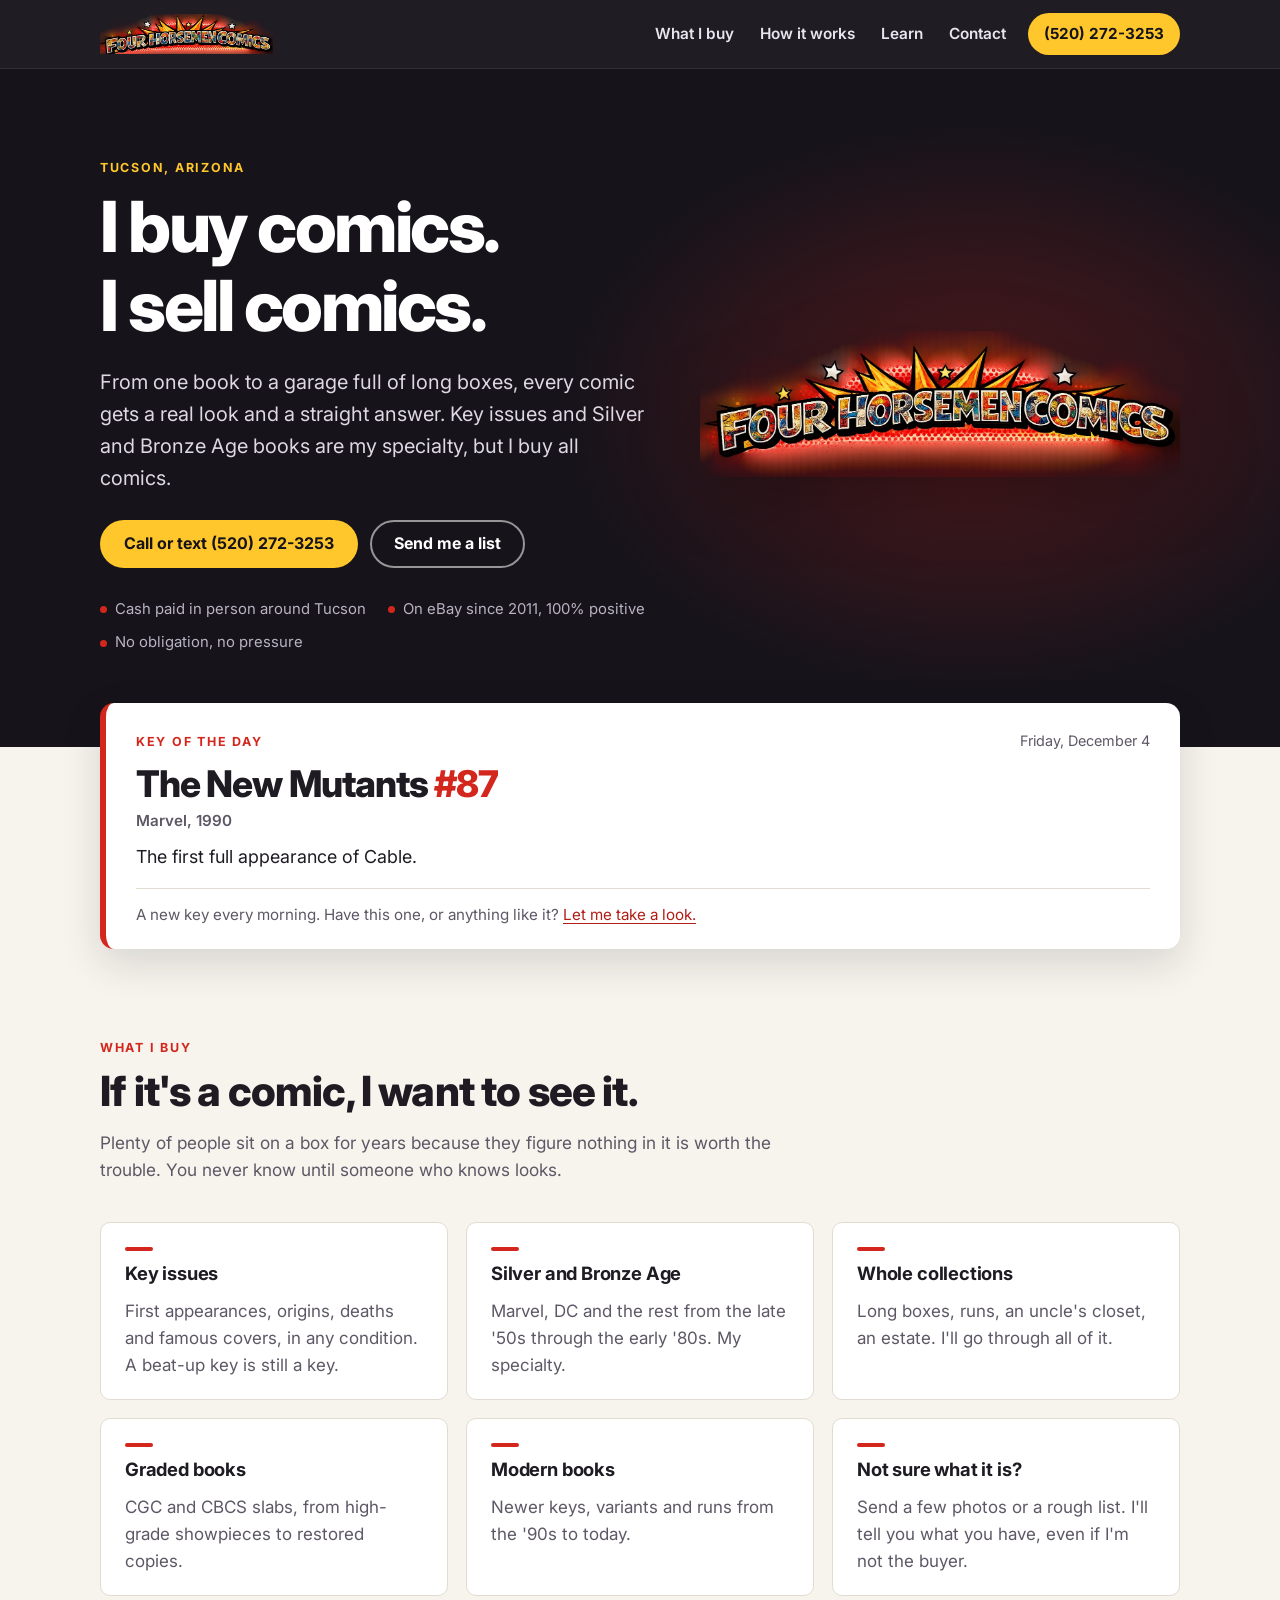
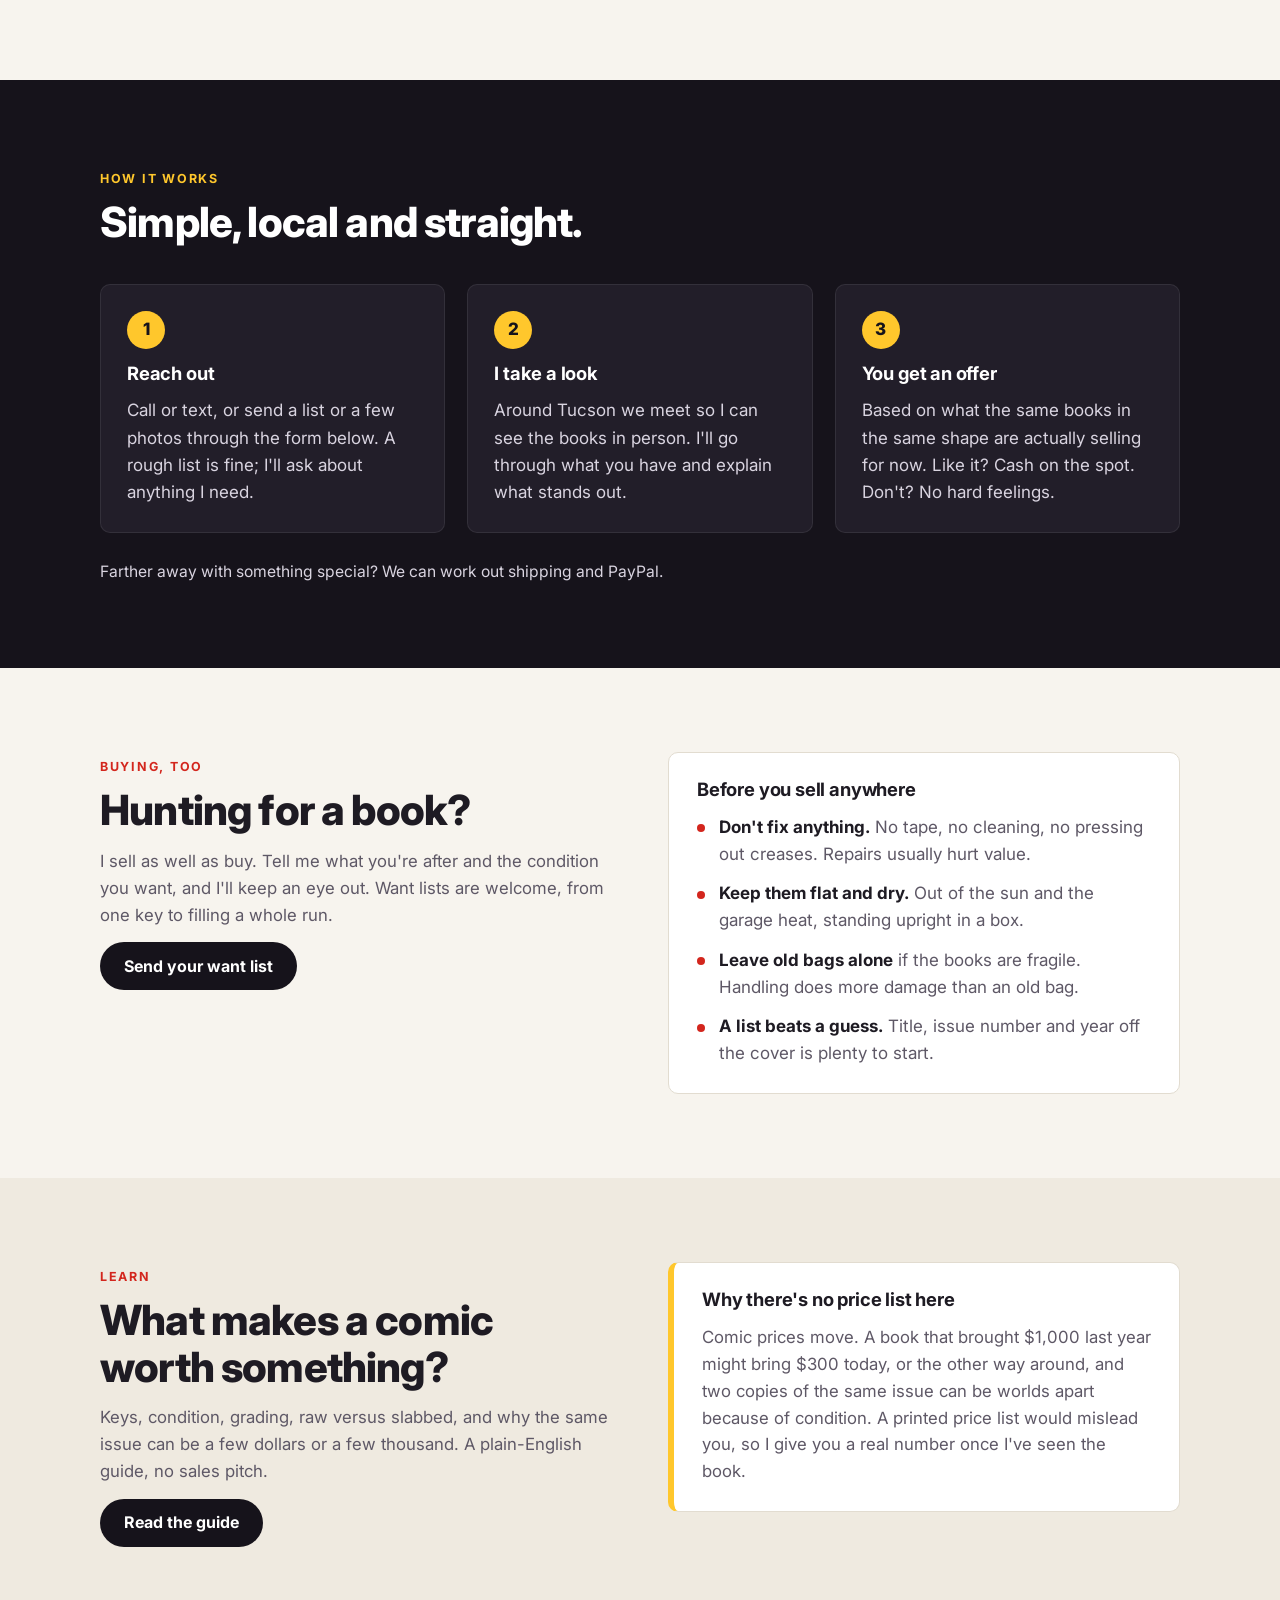
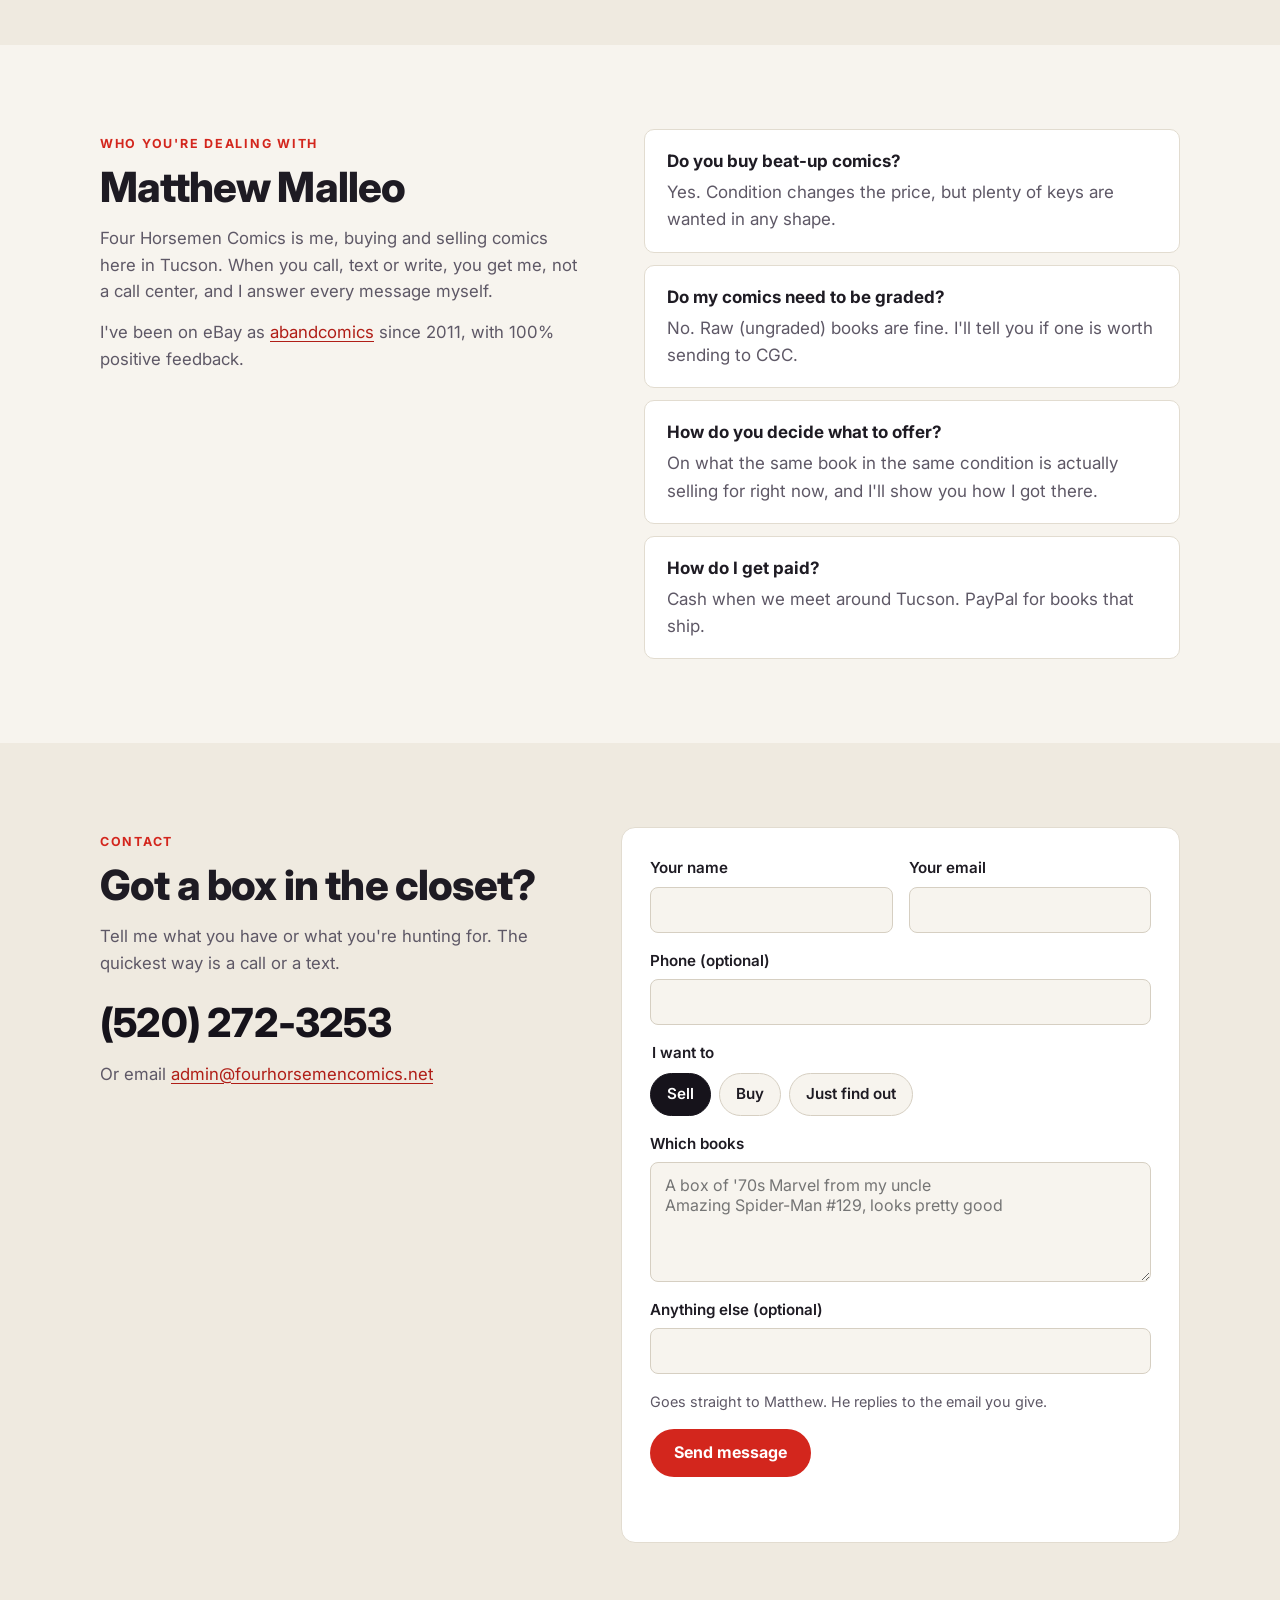
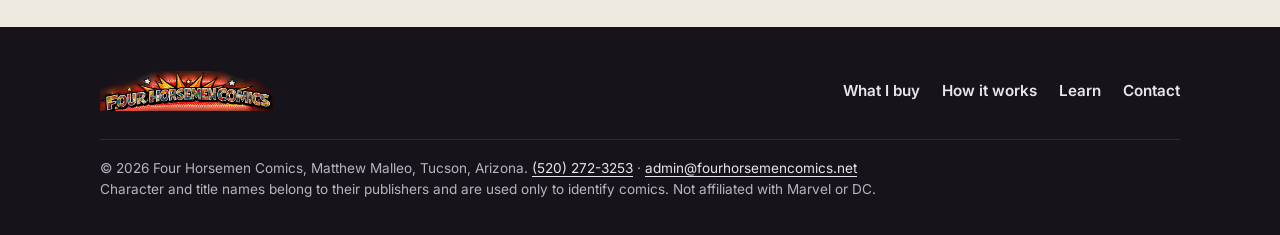
<file: site/index.html>
<!doctype html>
<html lang="en">
<head>
<meta charset="utf-8">
<meta name="viewport" content="width=device-width, initial-scale=1">
<title>Four Horsemen Comics | Comic book buyer and seller in Tucson, Arizona</title>
<meta name="description" content="Four Horsemen Comics buys and sells comic books in Tucson and Southern Arizona, from single issues to whole collections. Key issues and Silver and Bronze Age books are the specialty. Call or text (520) 272-3253.">
<link rel="icon" href="assets/logo.svg" type="image/svg+xml">
<meta name="theme-color" content="#16131B">
<meta property="og:title" content="Four Horsemen Comics, Tucson">
<meta property="og:description" content="I buy comics. I sell comics. Single books to whole collections, cash paid in person around Tucson.">
<meta property="og:type" content="website">
<meta property="og:url" content="https://fourhorsemencomics.net/">
<meta property="og:image" content="https://fourhorsemencomics.net/assets/og-image.jpg">
<link rel="canonical" href="https://fourhorsemencomics.net/">
<script type="application/ld+json">
{
  "@context": "https://schema.org",
  "@type": "Store",
  "name": "Four Horsemen Comics",
  "description": "Buys and sells comic books in Tucson and Southern Arizona, from single issues to whole collections. Key issues and Silver and Bronze Age books are the specialty.",
  "url": "https://fourhorsemencomics.net/",
  "logo": "https://fourhorsemencomics.net/assets/logo-header.webp",
  "image": "https://fourhorsemencomics.net/assets/og-image.jpg",
  "telephone": "+1-520-272-3253",
  "email": "admin@fourhorsemencomics.net",
  "founder": {"@type": "Person", "name": "Matthew Malleo"},
  "areaServed": [{"@type": "City", "name": "Tucson, Arizona"}, {"@type": "State", "name": "Arizona"}],
  "knowsAbout": ["comic books", "key issue comics", "Silver Age comics", "Bronze Age comics", "CGC graded comics"],
  "paymentAccepted": "Cash, PayPal",
  "sameAs": ["https://www.ebay.com/usr/abandcomics"]
}
</script>
<link rel="preconnect" href="https://fonts.googleapis.com">
<link rel="preconnect" href="https://fonts.gstatic.com" crossorigin>
<link rel="stylesheet" href="https://fonts.googleapis.com/css2?family=Inter:opsz,wght@14..32,400..800&display=swap">
<link rel="stylesheet" href="assets/style.css?v=7">
</head>
<body>
<a class="skip" href="#main">Skip to content</a>

<header class="site-header">
  <div class="wrap bar">
    <a class="brand" href="./"><img src="assets/logo-header.webp" alt="Four Horsemen Comics" width="640" height="148"></a>
    <nav class="nav" id="nav" aria-label="Main">
      <a href="#buy">What I buy</a>
      <a href="#how">How it works</a>
      <a href="learn.html">Learn</a>
      <a href="#contact">Contact</a>
    </nav>
    <a class="call-pill" href="tel:+15202723253"><span class="long">(520) 272-3253</span><span class="short">Call</span></a>
    <button class="menu-btn" type="button" aria-expanded="false" aria-controls="nav">Menu</button>
  </div>
</header>

<main id="main">
  <section class="hero">
    <div class="wrap hero-grid">
      <div class="hero-copy">
        <p class="eyebrow">Tucson, Arizona</p>
        <h1>I buy comics.<br>I sell comics.</h1>
        <p class="lede">From one book to a garage full of long boxes, every comic gets a real look and a straight answer. Key issues and Silver and Bronze Age books are my specialty, but I buy all comics.</p>
        <div class="cta-row">
          <a class="btn btn-yellow" href="tel:+15202723253">Call or text (520) 272-3253</a>
          <a class="btn btn-ghost" href="#contact">Send me a list</a>
        </div>
        <ul class="trust">
          <li>Cash paid in person around Tucson</li>
          <li>On eBay since 2011, 100% positive</li>
          <li>No obligation, no pressure</li>
        </ul>
      </div>
      <div class="hero-mark">
        <img src="assets/logo-hero.webp" alt="" width="1400" height="427">
      </div>
    </div>
  </section>

  <section class="section kotd-section" aria-labelledby="kotd-h">
    <div class="wrap">
      <article class="kotd" id="kotd" aria-live="polite">
        <div class="kotd-head">
          <h2 class="eyebrow" id="kotd-h">Key of the day</h2>
          <span class="kotd-date" id="kotd-date"></span>
        </div>
        <div class="kotd-body">
          <p class="kotd-title" id="kotd-title">Amazing Fantasy <span>#15</span></p>
          <p class="kotd-meta" id="kotd-meta">Marvel, 1962</p>
          <p class="kotd-why" id="kotd-why">The first appearance of Spider-Man.</p>
        </div>
        <p class="kotd-foot">A new key every morning. Have this one, or anything like it? <a href="#contact">Let me take a look.</a></p>
      </article>
    </div>
  </section>

  <section class="section" id="buy" aria-labelledby="buy-h">
    <div class="wrap">
      <div class="section-head">
        <p class="eyebrow">What I buy</p>
        <h2 id="buy-h">If it's a comic, I want to see it.</h2>
        <p>Plenty of people sit on a box for years because they figure nothing in it is worth the trouble. You never know until someone who knows looks.</p>
      </div>
      <div class="cards">
        <div class="card"><h3>Key issues</h3><p>First appearances, origins, deaths and famous covers, in any condition. A beat-up key is still a key.</p></div>
        <div class="card"><h3>Silver and Bronze Age</h3><p>Marvel, DC and the rest from the late '50s through the early '80s. My specialty.</p></div>
        <div class="card"><h3>Whole collections</h3><p>Long boxes, runs, an uncle's closet, an estate. I'll go through all of it.</p></div>
        <div class="card"><h3>Graded books</h3><p>CGC and CBCS slabs, from high-grade showpieces to restored copies.</p></div>
        <div class="card"><h3>Modern books</h3><p>Newer keys, variants and runs from the '90s to today.</p></div>
        <div class="card"><h3>Not sure what it is?</h3><p>Send a few photos or a rough list. I'll tell you what you have, even if I'm not the buyer.</p></div>
      </div>
    </div>
  </section>

  <section class="section dark" id="how" aria-labelledby="how-h">
    <div class="wrap">
      <div class="section-head">
        <p class="eyebrow">How it works</p>
        <h2 id="how-h">Simple, local and straight.</h2>
      </div>
      <ol class="steps">
        <li><span class="num">1</span><h3>Reach out</h3><p>Call or text, or send a list or a few photos through the form below. A rough list is fine; I'll ask about anything I need.</p></li>
        <li><span class="num">2</span><h3>I take a look</h3><p>Around Tucson we meet so I can see the books in person. I'll go through what you have and explain what stands out.</p></li>
        <li><span class="num">3</span><h3>You get an offer</h3><p>Based on what the same books in the same shape are actually selling for now. Like it? Cash on the spot. Don't? No hard feelings.</p></li>
      </ol>
      <p class="aside">Farther away with something special? We can work out shipping and PayPal.</p>
    </div>
  </section>

  <section class="section" aria-labelledby="sell-h">
    <div class="wrap split">
      <div>
        <p class="eyebrow">Buying, too</p>
        <h2 id="sell-h">Hunting for a book?</h2>
        <p>I sell as well as buy. Tell me what you're after and the condition you want, and I'll keep an eye out. Want lists are welcome, from one key to filling a whole run.</p>
        <p><a class="btn btn-dark" href="#contact">Send your want list</a></p>
      </div>
      <div class="tips">
        <h3>Before you sell anywhere</h3>
        <ul>
          <li><strong>Don't fix anything.</strong> No tape, no cleaning, no pressing out creases. Repairs usually hurt value.</li>
          <li><strong>Keep them flat and dry.</strong> Out of the sun and the garage heat, standing upright in a box.</li>
          <li><strong>Leave old bags alone</strong> if the books are fragile. Handling does more damage than an old bag.</li>
          <li><strong>A list beats a guess.</strong> Title, issue number and year off the cover is plenty to start.</li>
        </ul>
      </div>
    </div>
  </section>

  <section class="section alt" aria-labelledby="learn-h">
    <div class="wrap split">
      <div>
        <p class="eyebrow">Learn</p>
        <h2 id="learn-h">What makes a comic worth something?</h2>
        <p>Keys, condition, grading, raw versus slabbed, and why the same issue can be a few dollars or a few thousand. A plain-English guide, no sales pitch.</p>
        <p><a class="btn btn-dark" href="learn.html">Read the guide</a></p>
      </div>
      <div class="note">
        <h3>Why there's no price list here</h3>
        <p>Comic prices move. A book that brought $1,000 last year might bring $300 today, or the other way around, and two copies of the same issue can be worlds apart because of condition. A printed price list would mislead you, so I give you a real number once I've seen the book.</p>
      </div>
    </div>
  </section>

  <section class="section" id="about" aria-labelledby="about-h">
    <div class="wrap about">
      <div>
        <p class="eyebrow">Who you're dealing with</p>
        <h2 id="about-h">Matthew Malleo</h2>
        <p>Four Horsemen Comics is me, buying and selling comics here in Tucson. When you call, text or write, you get me, not a call center, and I answer every message myself.</p>
        <p>I've been on eBay as <a href="https://www.ebay.com/usr/abandcomics" rel="noopener" target="_blank">abandcomics</a> since 2011, with 100% positive feedback.</p>
      </div>
      <dl class="faq">
        <div><dt>Do you buy beat-up comics?</dt><dd>Yes. Condition changes the price, but plenty of keys are wanted in any shape.</dd></div>
        <div><dt>Do my comics need to be graded?</dt><dd>No. Raw (ungraded) books are fine. I'll tell you if one is worth sending to CGC.</dd></div>
        <div><dt>How do you decide what to offer?</dt><dd>On what the same book in the same condition is actually selling for right now, and I'll show you how I got there.</dd></div>
        <div><dt>How do I get paid?</dt><dd>Cash when we meet around Tucson. PayPal for books that ship.</dd></div>
      </dl>
    </div>
  </section>

  <section class="section alt" id="contact" aria-labelledby="contact-h">
    <div class="wrap contact">
      <div>
        <p class="eyebrow">Contact</p>
        <h2 id="contact-h">Got a box in the closet?</h2>
        <p>Tell me what you have or what you're hunting for. The quickest way is a call or a text.</p>
        <p class="big-phone"><a href="tel:+15202723253">(520) 272-3253</a></p>
        <p class="mail-line">Or email <a data-email href="mailto:admin@fourhorsemencomics.net">admin@fourhorsemencomics.net</a></p>
      </div>
      <form class="form" id="contact-form" novalidate>
        <div class="row">
          <label>Your name <input name="name" autocomplete="name" required></label>
          <label>Your email <input name="email" type="email" autocomplete="email" inputmode="email" required></label>
        </div>
        <label>Phone (optional) <input name="phone" type="tel" autocomplete="tel"></label>
        <label class="hp" aria-hidden="true">Leave this empty <input name="website" tabindex="-1" autocomplete="off"></label>
        <fieldset>
          <legend>I want to</legend>
          <label class="chip"><input type="radio" name="intent" value="Sell" checked><span>Sell</span></label>
          <label class="chip"><input type="radio" name="intent" value="Buy"><span>Buy</span></label>
          <label class="chip"><input type="radio" name="intent" value="Get a book looked at"><span>Just find out</span></label>
        </fieldset>
        <label>Which books <textarea name="books" placeholder="A box of '70s Marvel from my uncle&#10;Amazing Spider-Man #129, looks pretty good" required></textarea></label>
        <label>Anything else (optional) <input name="message"></label>
        <p class="hint">Goes straight to Matthew. He replies to the email you give.</p>
        <div><button class="btn btn-red" type="submit">Send message</button></div>
        <p class="form-status" id="form-status" role="status"></p>
      </form>
    </div>
  </section>
</main>

<footer class="site-footer">
  <div class="wrap foot">
    <a class="brand" href="./"><img src="assets/logo-header.webp" alt="Four Horsemen Comics" width="640" height="148"></a>
    <nav aria-label="Footer">
      <a href="#buy">What I buy</a>
      <a href="#how">How it works</a>
      <a href="learn.html">Learn</a>
      <a href="#contact">Contact</a>
    </nav>
    <p class="fine">© <span id="year">2026</span> Four Horsemen Comics, Matthew Malleo, Tucson, Arizona. <a href="tel:+15202723253">(520) 272-3253</a> · <a href="mailto:admin@fourhorsemencomics.net">admin@fourhorsemencomics.net</a><br>Character and title names belong to their publishers and are used only to identify comics. Not affiliated with Marvel or DC.</p>
  </div>
</footer>

<script src="assets/app.js?v=7" defer></script>
</body>
</html>
</file>
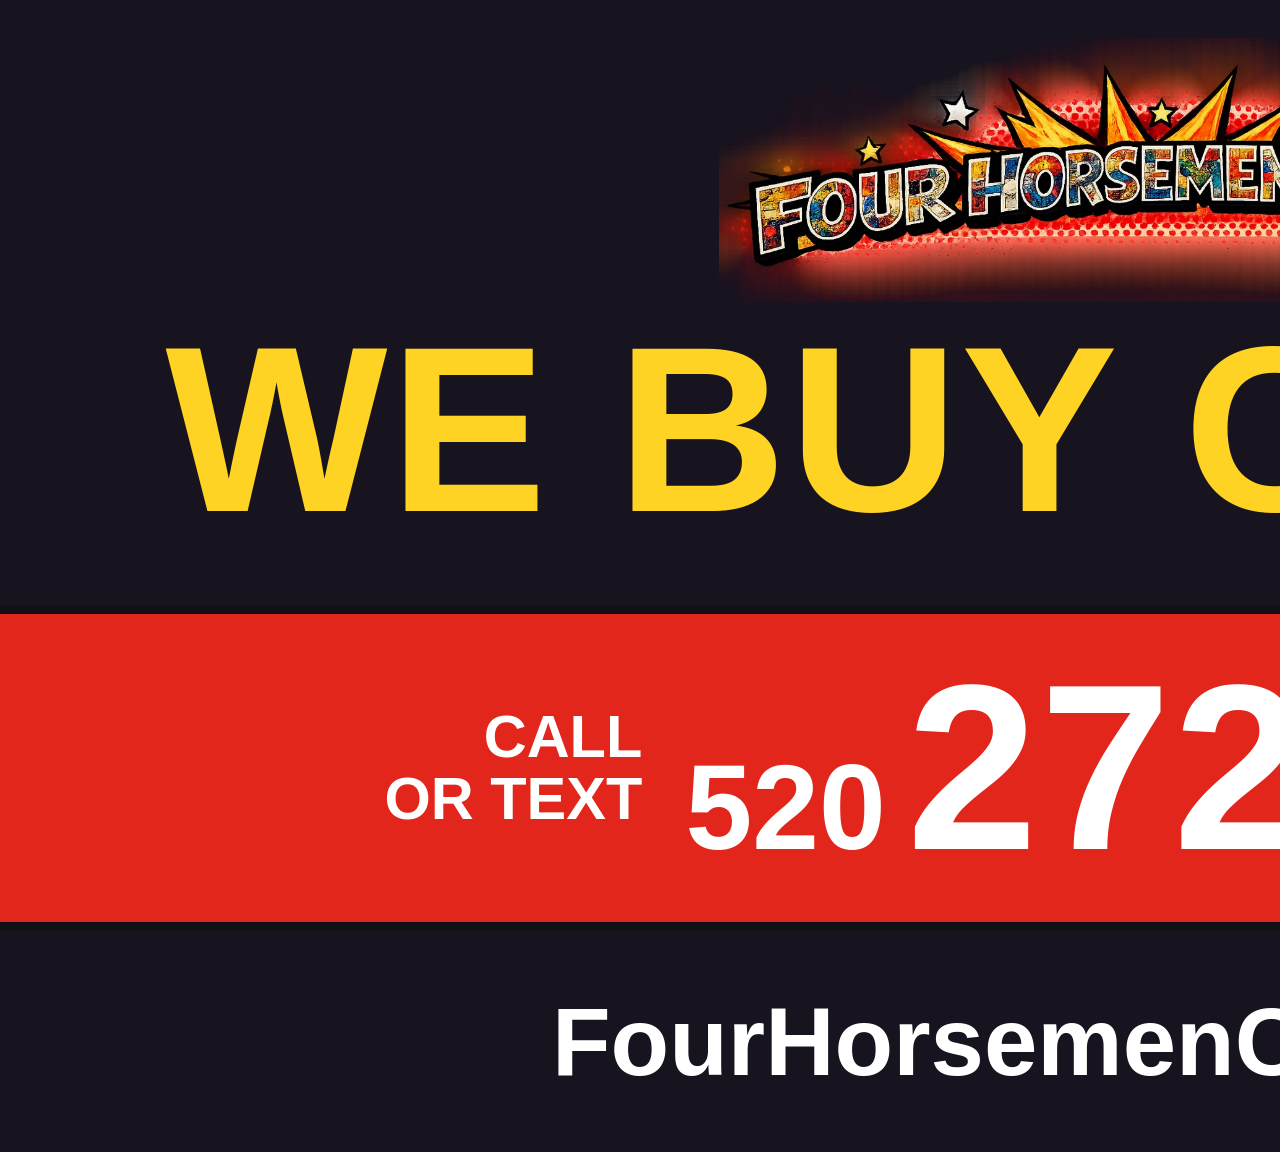
<file: marketing/car-magnet-source.html>
<!doctype html>
<html><head><meta charset="utf-8">
<style>
@page { size: 24in 12in; margin: 0; }
* { box-sizing: border-box; margin: 0; padding: 0; }
html, body { width: 24in; height: 12in; }
body { background: #17131F; font-family: "Inter Display", "Inter", sans-serif; overflow: hidden; }
.sign { position: relative; width: 24in; height: 12in; display: flex; flex-direction: column; align-items: center; }
.logo { margin-top: 0.4in; height: 2.75in; }
h1 { margin-top: 0.1in; font-weight: 900; font-size: 2.45in; line-height: 1; letter-spacing: 0.01em; color: #FFD323; text-transform: uppercase; }
.bar { position: absolute; left: 0; right: 0; top: 6.3in; height: 3.4in; background: #E3261C;
       border-top: 0.1in solid #111014; border-bottom: 0.1in solid #111014;
       display: flex; align-items: center; justify-content: center; gap: 0.45in; color: #fff; }
.label { font-weight: 900; font-size: 0.62in; line-height: 1.05; text-align: right; text-transform: uppercase; }
.num { font-weight: 900; line-height: 1; white-space: nowrap; display: flex; align-items: baseline; gap: 0.22in; }
.area { font-size: 1.25in; }
.main { font-size: 2.45in; letter-spacing: 0.01em; }
.url { position: absolute; left: 0; right: 0; bottom: 0; height: 2.3in; display: flex; align-items: center; justify-content: center;
       font-weight: 800; font-size: 1.0in; color: #FFFFFF; }
</style></head>
<body><div class="sign">
  <img class="logo" src="../site/assets/logo-hero.webp" alt="Four Horsemen Comics">
  <h1>We buy comics</h1>
  <div class="bar">
    <div class="label">Call<br>or text</div>
    <div class="num"><span class="area">520</span><span class="main">272-3253</span></div>
  </div>
  <div class="url">FourHorsemenComics.net</div>
</div></body></html>
</file>
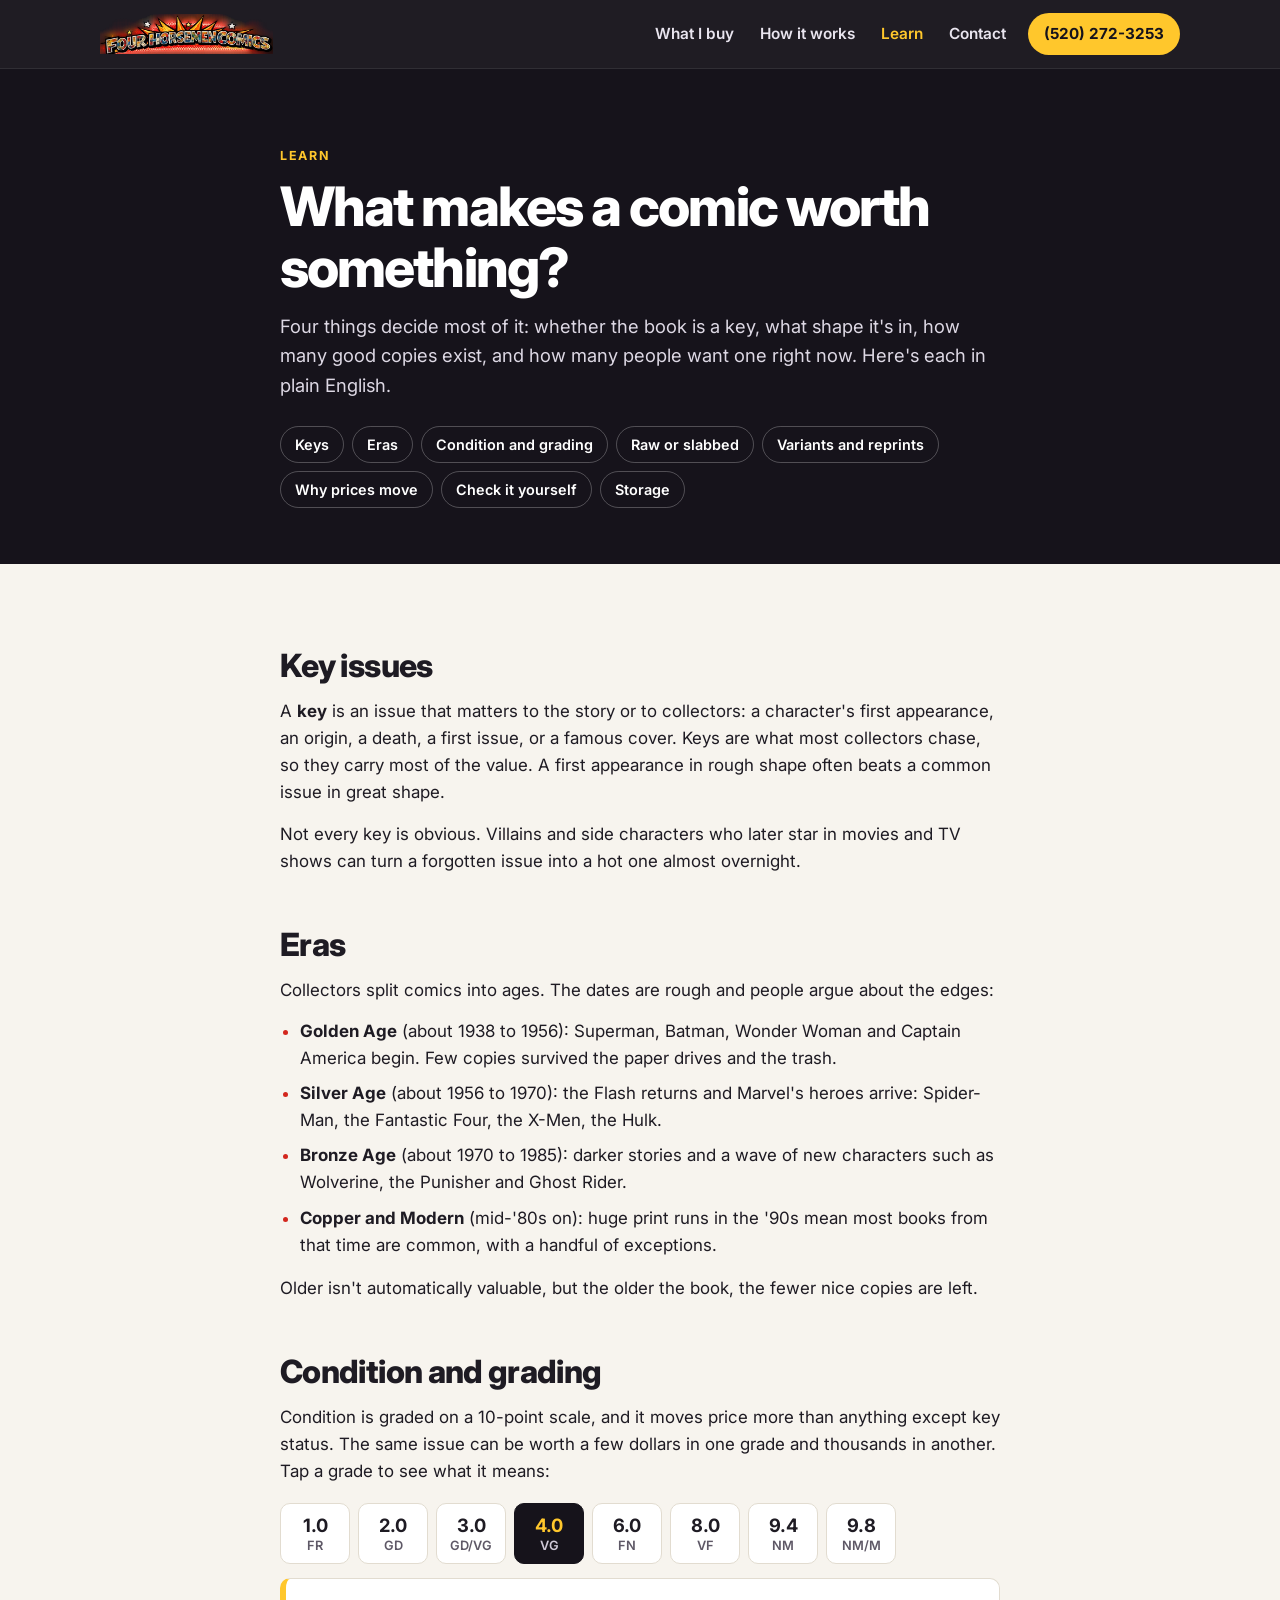
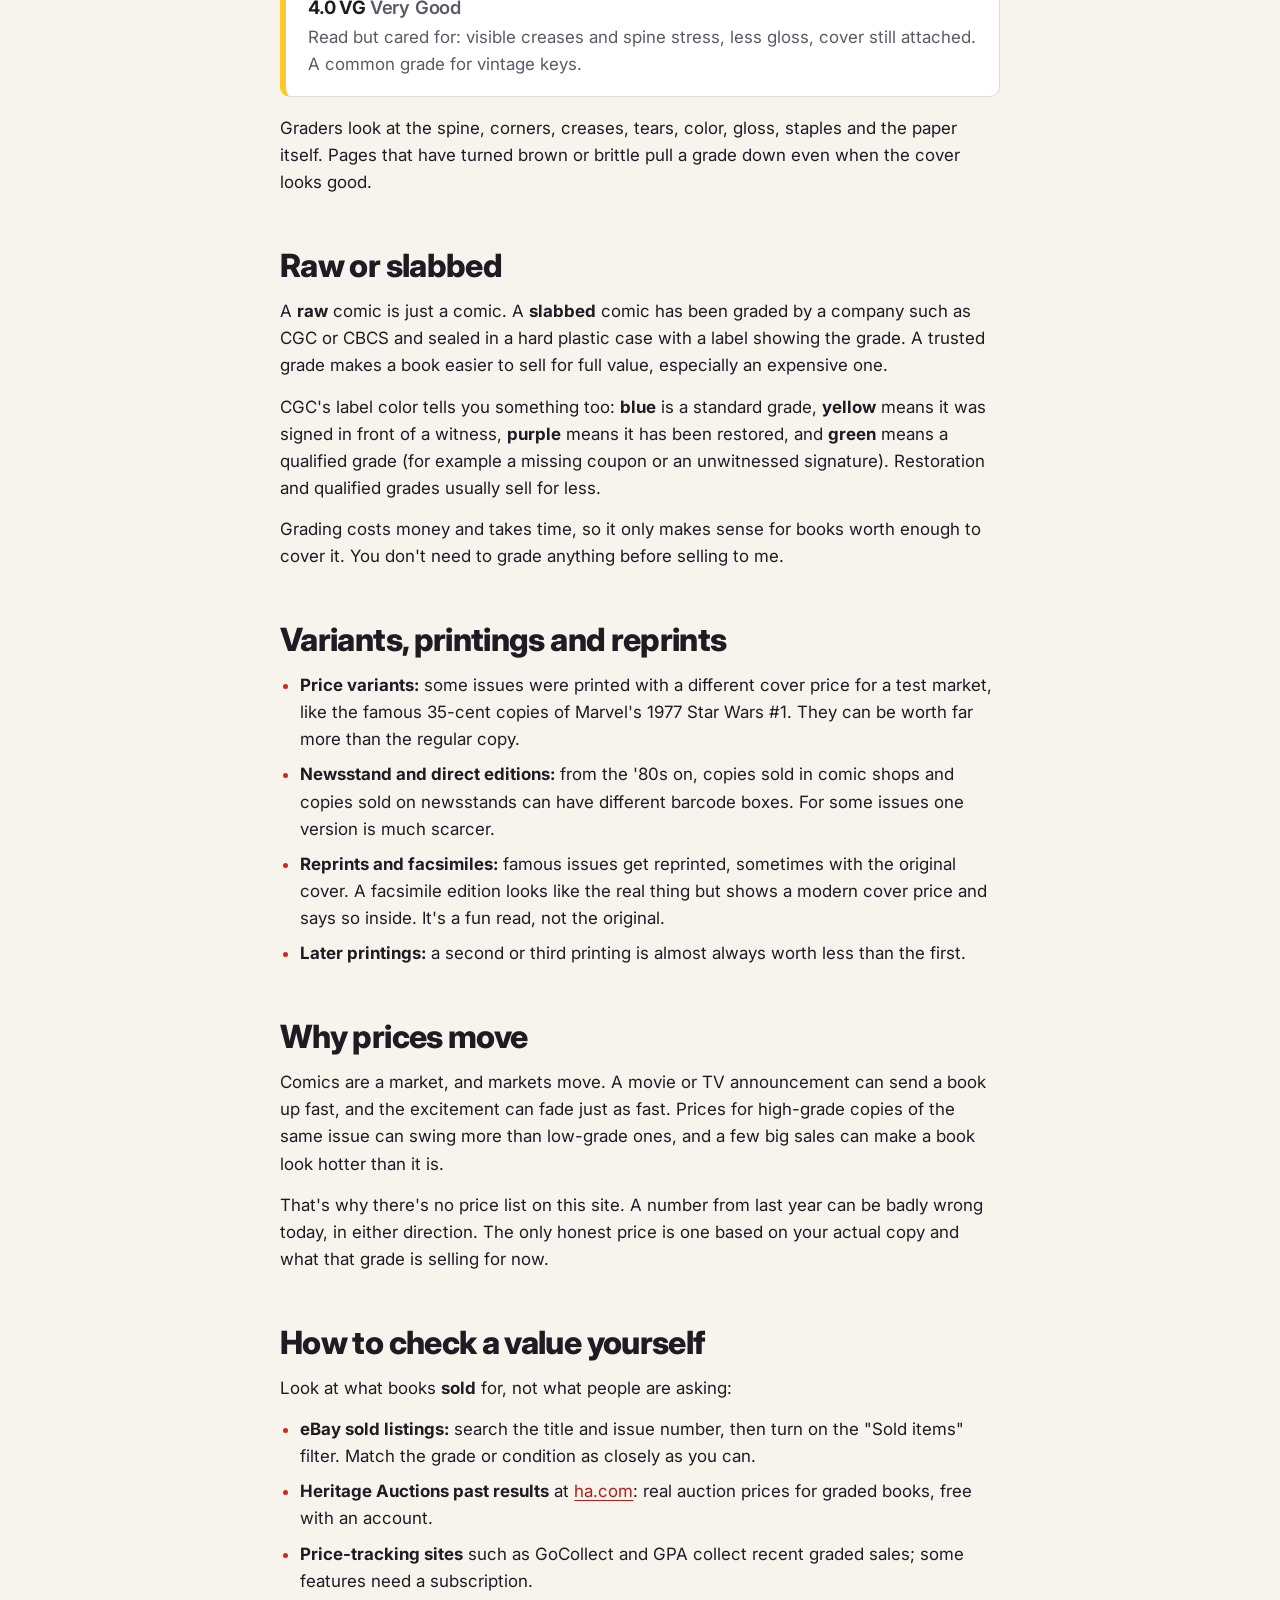
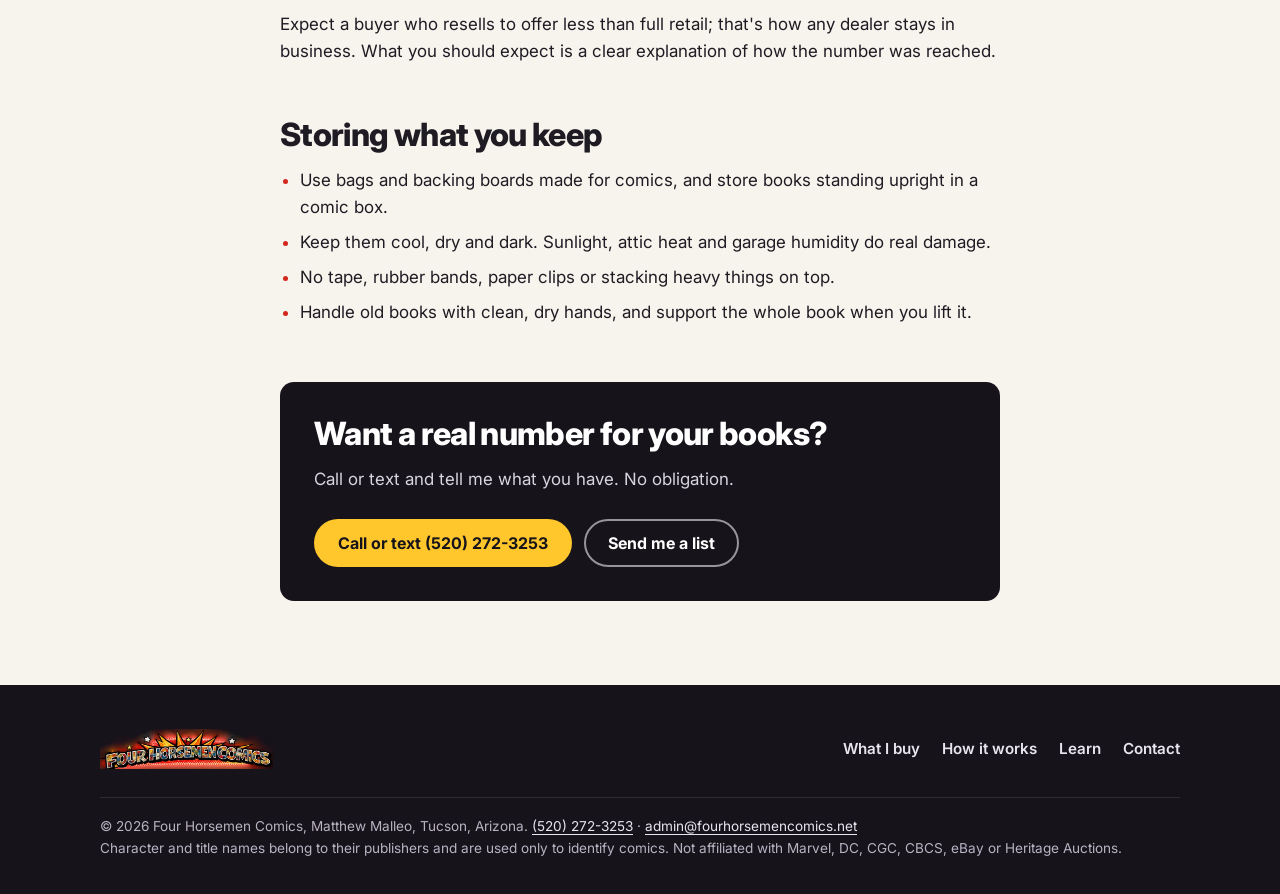
<file: site/learn.html>
<!doctype html>
<html lang="en">
<head>
<meta charset="utf-8">
<meta name="viewport" content="width=device-width, initial-scale=1">
<title>What makes a comic worth something? | Four Horsemen Comics</title>
<meta name="description" content="A plain-English guide to comic book value: key issues, eras, condition and grading, CGC slabs, variants and reprints, and how to check recent sales yourself. From Four Horsemen Comics in Tucson.">
<link rel="icon" href="assets/logo.svg" type="image/svg+xml">
<meta name="theme-color" content="#16131B">
<meta property="og:title" content="What makes a comic worth something?">
<meta property="og:description" content="Keys, condition, grading and why prices move, explained plainly.">
<meta property="og:type" content="article">
<meta property="og:url" content="https://fourhorsemencomics.net/learn.html">
<meta property="og:image" content="https://fourhorsemencomics.net/assets/og-image.jpg">
<link rel="canonical" href="https://fourhorsemencomics.net/learn.html">
<link rel="preconnect" href="https://fonts.googleapis.com">
<link rel="preconnect" href="https://fonts.gstatic.com" crossorigin>
<link rel="stylesheet" href="https://fonts.googleapis.com/css2?family=Inter:opsz,wght@14..32,400..800&display=swap">
<link rel="stylesheet" href="assets/style.css?v=7">
</head>
<body>
<a class="skip" href="#main">Skip to content</a>

<header class="site-header">
  <div class="wrap bar">
    <a class="brand" href="./"><img src="assets/logo-header.webp" alt="Four Horsemen Comics" width="640" height="148"></a>
    <nav class="nav" id="nav" aria-label="Main">
      <a href="./#buy">What I buy</a>
      <a href="./#how">How it works</a>
      <a href="learn.html" aria-current="page">Learn</a>
      <a href="./#contact">Contact</a>
    </nav>
    <a class="call-pill" href="tel:+15202723253"><span class="long">(520) 272-3253</span><span class="short">Call</span></a>
    <button class="menu-btn" type="button" aria-expanded="false" aria-controls="nav">Menu</button>
  </div>
</header>

<main id="main">
  <section class="page-hero">
    <div class="wrap narrow">
      <p class="eyebrow">Learn</p>
      <h1>What makes a comic worth something?</h1>
      <p class="lede">Four things decide most of it: whether the book is a key, what shape it's in, how many good copies exist, and how many people want one right now. Here's each in plain English.</p>
      <nav class="toc" aria-label="On this page">
        <a href="#keys">Keys</a><a href="#eras">Eras</a><a href="#grading">Condition and grading</a><a href="#slabs">Raw or slabbed</a><a href="#variants">Variants and reprints</a><a href="#prices">Why prices move</a><a href="#check">Check it yourself</a><a href="#care">Storage</a>
      </nav>
    </div>
  </section>

  <article class="section prose-section">
    <div class="wrap narrow prose">
      <h2 id="keys">Key issues</h2>
      <p>A <strong>key</strong> is an issue that matters to the story or to collectors: a character's first appearance, an origin, a death, a first issue, or a famous cover. Keys are what most collectors chase, so they carry most of the value. A first appearance in rough shape often beats a common issue in great shape.</p>
      <p>Not every key is obvious. Villains and side characters who later star in movies and TV shows can turn a forgotten issue into a hot one almost overnight.</p>

      <h2 id="eras">Eras</h2>
      <p>Collectors split comics into ages. The dates are rough and people argue about the edges:</p>
      <ul>
        <li><strong>Golden Age</strong> (about 1938 to 1956): Superman, Batman, Wonder Woman and Captain America begin. Few copies survived the paper drives and the trash.</li>
        <li><strong>Silver Age</strong> (about 1956 to 1970): the Flash returns and Marvel's heroes arrive: Spider-Man, the Fantastic Four, the X-Men, the Hulk.</li>
        <li><strong>Bronze Age</strong> (about 1970 to 1985): darker stories and a wave of new characters such as Wolverine, the Punisher and Ghost Rider.</li>
        <li><strong>Copper and Modern</strong> (mid-'80s on): huge print runs in the '90s mean most books from that time are common, with a handful of exceptions.</li>
      </ul>
      <p>Older isn't automatically valuable, but the older the book, the fewer nice copies are left.</p>

      <h2 id="grading">Condition and grading</h2>
      <p>Condition is graded on a 10-point scale, and it moves price more than anything except key status. The same issue can be worth a few dollars in one grade and thousands in another. Tap a grade to see what it means:</p>
      <div class="scale" id="scale" role="group" aria-label="Grades"></div>
      <div class="grade-detail" id="grade-detail" aria-live="polite"></div>
      <p>Graders look at the spine, corners, creases, tears, color, gloss, staples and the paper itself. Pages that have turned brown or brittle pull a grade down even when the cover looks good.</p>

      <h2 id="slabs">Raw or slabbed</h2>
      <p>A <strong>raw</strong> comic is just a comic. A <strong>slabbed</strong> comic has been graded by a company such as CGC or CBCS and sealed in a hard plastic case with a label showing the grade. A trusted grade makes a book easier to sell for full value, especially an expensive one.</p>
      <p>CGC's label color tells you something too: <strong>blue</strong> is a standard grade, <strong>yellow</strong> means it was signed in front of a witness, <strong>purple</strong> means it has been restored, and <strong>green</strong> means a qualified grade (for example a missing coupon or an unwitnessed signature). Restoration and qualified grades usually sell for less.</p>
      <p>Grading costs money and takes time, so it only makes sense for books worth enough to cover it. You don't need to grade anything before selling to me.</p>

      <h2 id="variants">Variants, printings and reprints</h2>
      <ul>
        <li><strong>Price variants:</strong> some issues were printed with a different cover price for a test market, like the famous 35-cent copies of Marvel's 1977 Star Wars #1. They can be worth far more than the regular copy.</li>
        <li><strong>Newsstand and direct editions:</strong> from the '80s on, copies sold in comic shops and copies sold on newsstands can have different barcode boxes. For some issues one version is much scarcer.</li>
        <li><strong>Reprints and facsimiles:</strong> famous issues get reprinted, sometimes with the original cover. A facsimile edition looks like the real thing but shows a modern cover price and says so inside. It's a fun read, not the original.</li>
        <li><strong>Later printings:</strong> a second or third printing is almost always worth less than the first.</li>
      </ul>

      <h2 id="prices">Why prices move</h2>
      <p>Comics are a market, and markets move. A movie or TV announcement can send a book up fast, and the excitement can fade just as fast. Prices for high-grade copies of the same issue can swing more than low-grade ones, and a few big sales can make a book look hotter than it is.</p>
      <p>That's why there's no price list on this site. A number from last year can be badly wrong today, in either direction. The only honest price is one based on your actual copy and what that grade is selling for now.</p>

      <h2 id="check">How to check a value yourself</h2>
      <p>Look at what books <strong>sold</strong> for, not what people are asking:</p>
      <ul>
        <li><strong>eBay sold listings:</strong> search the title and issue number, then turn on the "Sold items" filter. Match the grade or condition as closely as you can.</li>
        <li><strong>Heritage Auctions past results</strong> at <a href="https://www.ha.com/" rel="noopener" target="_blank">ha.com</a>: real auction prices for graded books, free with an account.</li>
        <li><strong>Price-tracking sites</strong> such as GoCollect and GPA collect recent graded sales; some features need a subscription.</li>
      </ul>
      <p>Expect a buyer who resells to offer less than full retail; that's how any dealer stays in business. What you should expect is a clear explanation of how the number was reached.</p>

      <h2 id="care">Storing what you keep</h2>
      <ul>
        <li>Use bags and backing boards made for comics, and store books standing upright in a comic box.</li>
        <li>Keep them cool, dry and dark. Sunlight, attic heat and garage humidity do real damage.</li>
        <li>No tape, rubber bands, paper clips or stacking heavy things on top.</li>
        <li>Handle old books with clean, dry hands, and support the whole book when you lift it.</li>
      </ul>

      <div class="cta-box">
        <h2>Want a real number for your books?</h2>
        <p>Call or text and tell me what you have. No obligation.</p>
        <p class="cta-row"><a class="btn btn-yellow" href="tel:+15202723253">Call or text (520) 272-3253</a><a class="btn btn-ghost" href="./#contact">Send me a list</a></p>
      </div>
    </div>
  </article>
</main>

<footer class="site-footer">
  <div class="wrap foot">
    <a class="brand" href="./"><img src="assets/logo-header.webp" alt="Four Horsemen Comics" width="640" height="148"></a>
    <nav aria-label="Footer">
      <a href="./#buy">What I buy</a>
      <a href="./#how">How it works</a>
      <a href="learn.html">Learn</a>
      <a href="./#contact">Contact</a>
    </nav>
    <p class="fine">© <span id="year">2026</span> Four Horsemen Comics, Matthew Malleo, Tucson, Arizona. <a href="tel:+15202723253">(520) 272-3253</a> · <a href="mailto:admin@fourhorsemencomics.net">admin@fourhorsemencomics.net</a><br>Character and title names belong to their publishers and are used only to identify comics. Not affiliated with Marvel, DC, CGC, CBCS, eBay or Heritage Auctions.</p>
  </div>
</footer>

<script src="assets/app.js?v=7" defer></script>
</body>
</html>
</file>
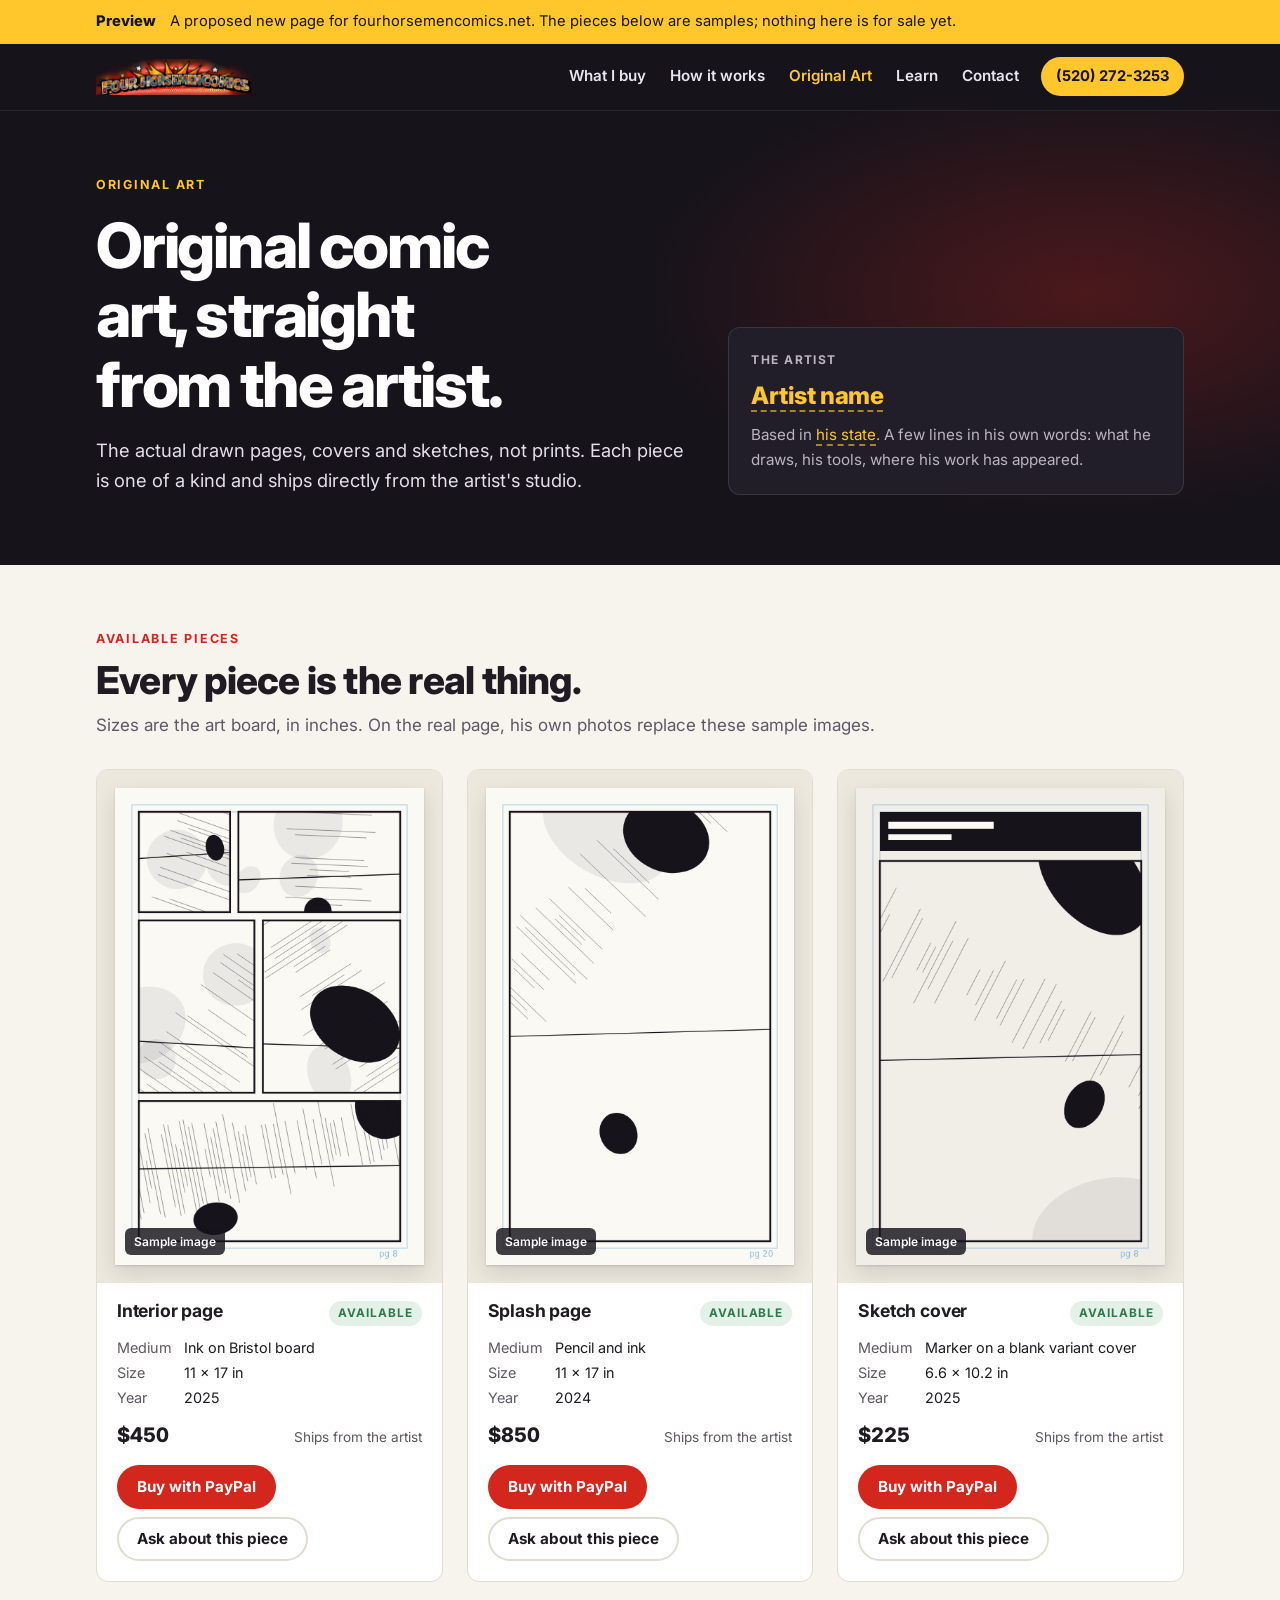
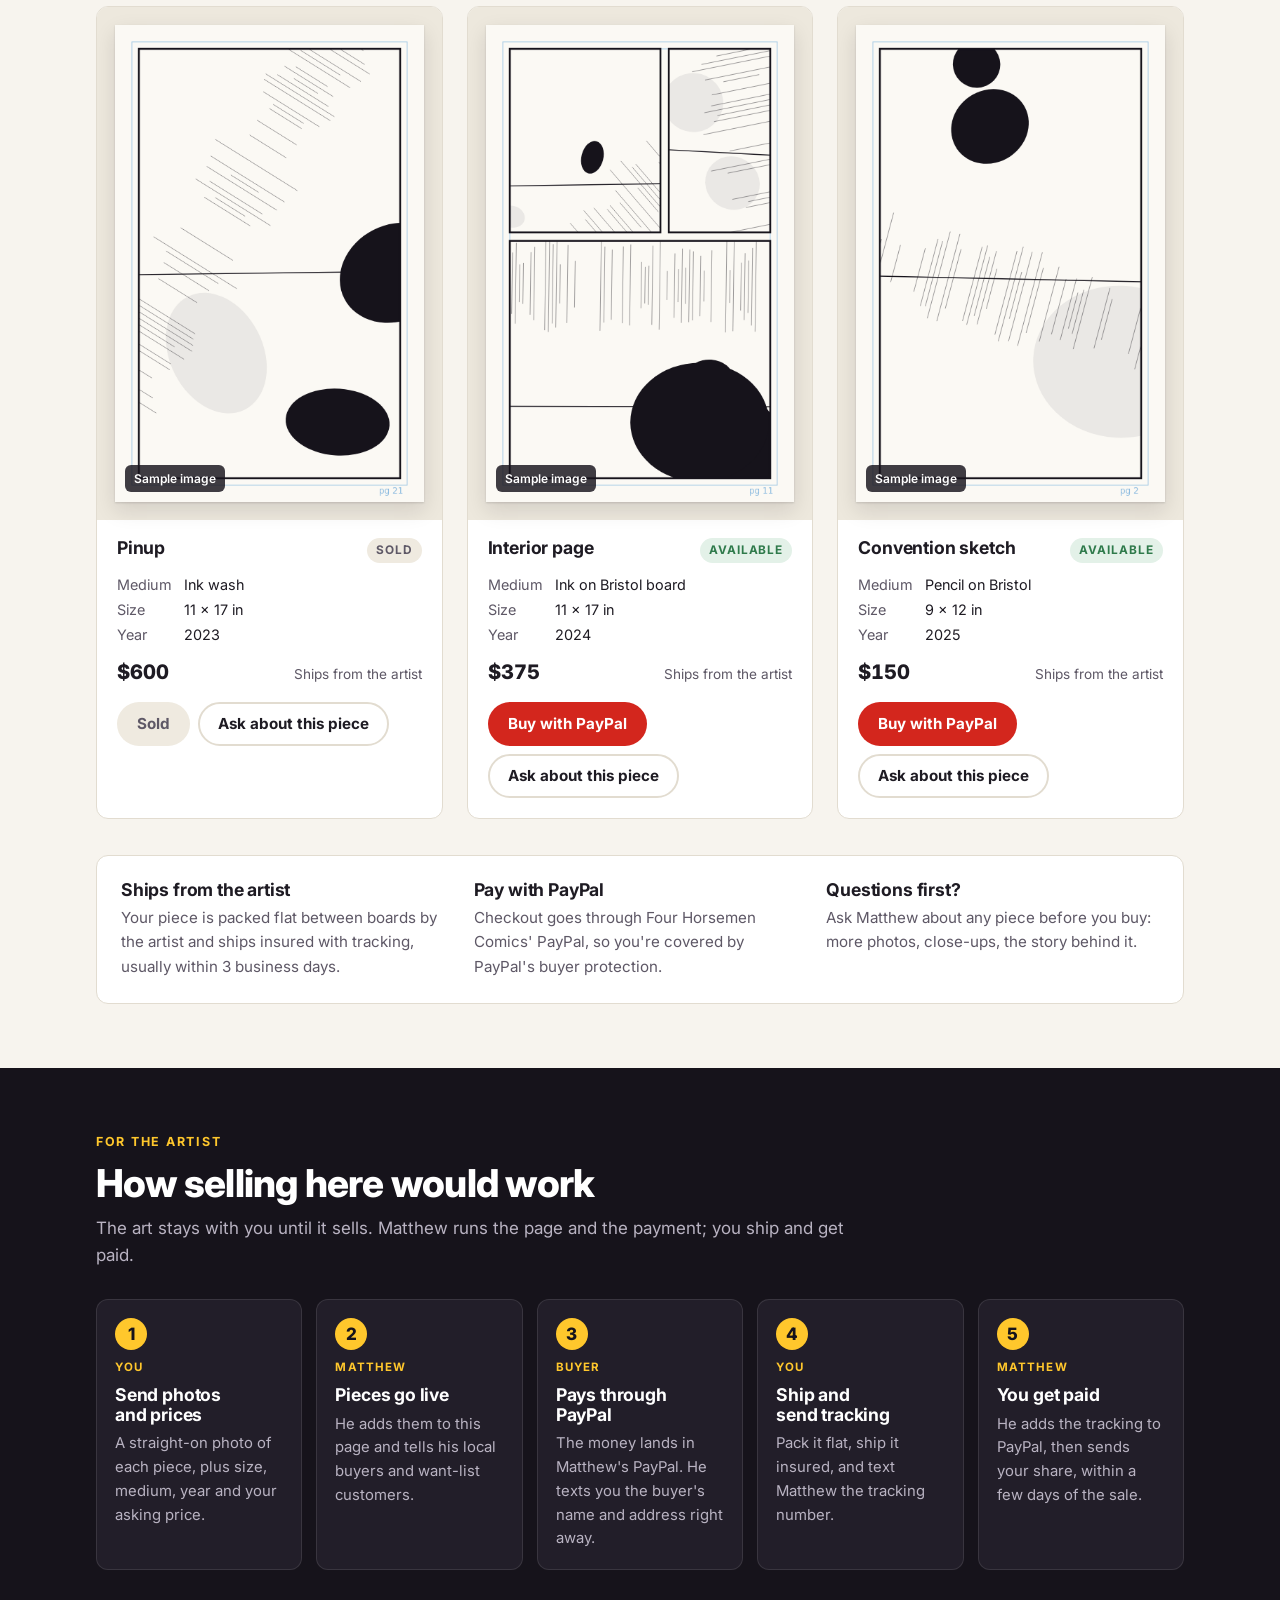
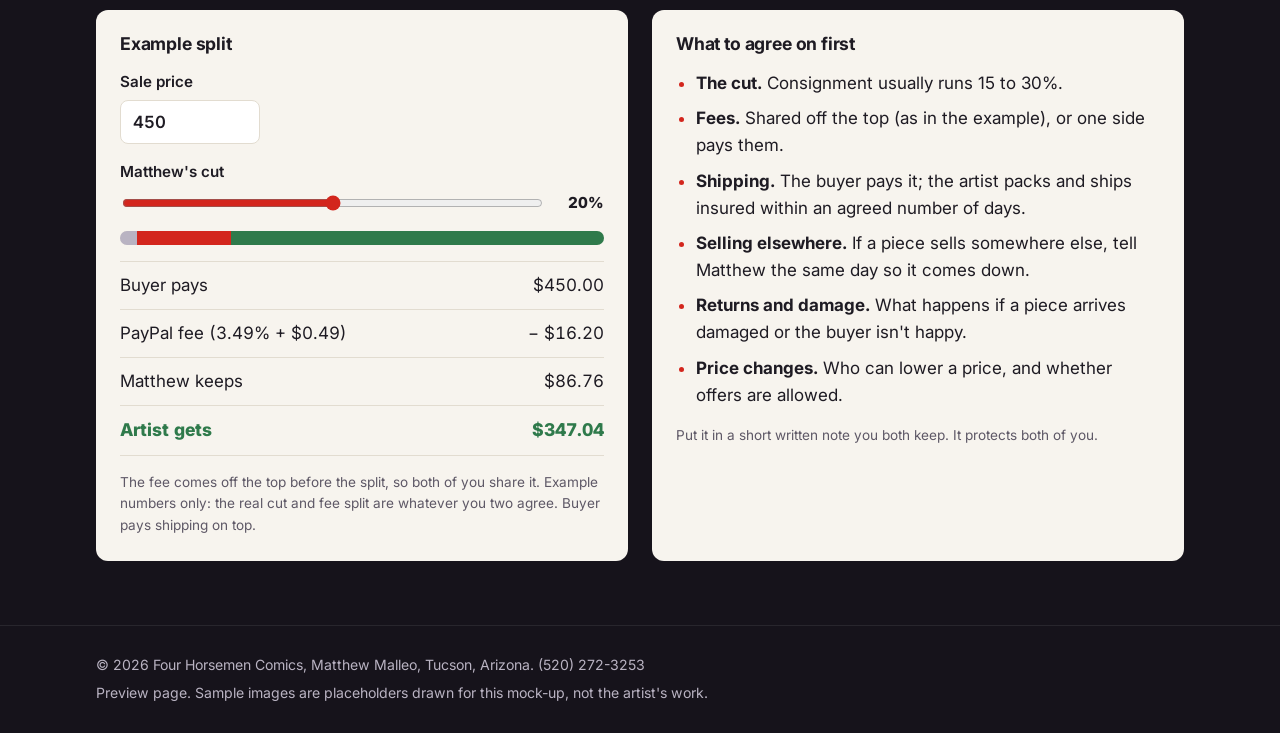
<file: site/originalart.html>
<!doctype html>
<html lang="en">
<head>
<meta charset="utf-8">
<meta name="viewport" content="width=device-width, initial-scale=1, viewport-fit=cover">
<meta name="robots" content="noindex, nofollow">
<meta name="description" content="Preview of an Original Art page for Four Horsemen Comics.">
<meta property="og:title" content="Original Art at Four Horsemen Comics (preview)">
<meta property="og:description" content="How selling original comic art through fourhorsemencomics.net would work.">
<meta property="og:image" content="https://fourhorsemencomics.net/assets/og-image.jpg">
<link rel="icon" href="assets/logo.svg" type="image/svg+xml">
<title>Four Horsemen Original Art</title>
<link rel="preconnect" href="https://fonts.googleapis.com">
<link rel="preconnect" href="https://fonts.gstatic.com" crossorigin>
<link rel="stylesheet" href="https://fonts.googleapis.com/css2?family=Inter:opsz,wght@14..32,400..800&display=swap">
<style>
/* Layout: the live fourhorsemencomics.net look (dark header and hero, warm paper body), one gallery grid,
   then a separate "for the artist" band that explains the deal. Single theme on purpose: it mocks the real site. */
:root {
  color-scheme: light;
  --ink: #16131B;
  --ink-2: #221E29;
  --paper: #F7F4EE;
  --paper-2: #EFEAE0;
  --white: #FFFFFF;
  --text: #1E1B23;
  --muted: #5E5866;
  --muted-on-dark: #B9B3C2;
  --line: #E2DCD0;
  --red: #D3261D;
  --red-dark: #B01E17;
  --yellow: #FFC72C;
  --green: #2F7A4B;
  --font: "Inter", system-ui, -apple-system, "Segoe UI", Roboto, Arial, sans-serif;
}
*, *::before, *::after { box-sizing: border-box; }
body { margin: 0; background: var(--paper); color: var(--text); font-family: var(--font); font-optical-sizing: auto;
  font-size: 17px; line-height: 1.6; -webkit-font-smoothing: antialiased; }
img { max-width: 100%; display: block; }
a { color: var(--red-dark); text-underline-offset: 3px; }
h1, h2, h3 { line-height: 1.12; letter-spacing: -0.02em; margin: 0; text-wrap: balance; }
h1 { font-size: clamp(2.3rem, 6vw, 3.9rem); font-weight: 800; letter-spacing: -0.035em; }
h2 { font-size: clamp(1.7rem, 3.4vw, 2.4rem); font-weight: 800; }
h3 { font-size: 1.1rem; font-weight: 700; letter-spacing: -0.01em; }
p { margin: 0; }
.wrap { max-width: 1120px; margin: 0 auto; padding-left: max(16px, env(safe-area-inset-left, 0px));
  padding-right: max(16px, env(safe-area-inset-right, 0px)); }
.narrow { max-width: 760px; }
.eyebrow { font-size: .78rem; font-weight: 700; letter-spacing: .14em; text-transform: uppercase; color: var(--red); }
.on-dark .eyebrow { color: var(--yellow); }
button:focus-visible, input:focus-visible, a:focus-visible { outline: 3px solid var(--yellow); outline-offset: 2px; }

/* preview strip */
.preview { background: var(--yellow); color: var(--ink); font-size: .92rem; }
.preview .wrap { padding-block: 10px; display: flex; flex-wrap: wrap; gap: 4px 14px; align-items: baseline; }
.preview strong { font-weight: 800; }

/* header */
.site-header { background: var(--ink); border-bottom: 1px solid rgba(255,255,255,.08); }
.bar { display: flex; align-items: center; gap: 22px; min-height: 66px; }
.brand { margin-right: auto; }
.brand img { height: 36px; width: auto; }
.nav { display: flex; gap: 24px; }
.nav a { color: #E9E5EF; font-weight: 600; font-size: .95rem; white-space: nowrap; text-decoration: none; }
.nav a:hover { color: var(--yellow); }
.nav .here { color: var(--yellow); }
.pill { text-decoration: none; color: var(--ink); background: var(--yellow); font-weight: 700; padding: 8px 15px; border-radius: 999px;
  white-space: nowrap; font-size: .92rem; }
@media (max-width: 820px) { .nav { display: none; } }

/* hero */
.hero { position: relative; overflow: hidden; background: var(--ink); color: var(--white); }
.hero::after { content: ""; position: absolute; inset: 0; pointer-events: none;
  background: radial-gradient(ellipse 50% 70% at 85% 40%, rgba(211,38,29,.28), transparent 70%); }
.hero .wrap { position: relative; z-index: 1; padding-block: 64px 70px; display: grid;
  grid-template-columns: 1.3fr 1fr; gap: 40px; align-items: end; }
.hero-copy { display: grid; gap: 16px; min-width: 0; }
.lede { font-size: 1.15rem; color: #E4DFEA; max-width: 34em; }
.artist { background: var(--ink-2); border: 1px solid rgba(255,255,255,.1); border-radius: 12px; padding: 22px;
  display: grid; gap: 8px; min-width: 0; }
.artist .label { font-size: .75rem; font-weight: 700; letter-spacing: .12em; text-transform: uppercase; color: var(--muted-on-dark); }
.artist .name { font-size: 1.5rem; font-weight: 800; letter-spacing: -.02em; }
.artist p { color: var(--muted-on-dark); font-size: .95rem; }
.fill { color: var(--yellow); border-bottom: 2px dashed rgba(255,199,44,.6); }
@media (max-width: 820px) { .hero .wrap { grid-template-columns: 1fr; padding-block: 44px 48px; } }

/* sections */
.section { padding-block: 64px; }
.section-head { display: grid; gap: 10px; margin-bottom: 30px; max-width: 46em; }
.section-head p { color: var(--muted); }

/* gallery */
.grid { display: grid; grid-template-columns: repeat(auto-fill, minmax(min(100%, 300px), 1fr)); gap: 24px; }
.piece { background: var(--white); border: 1px solid var(--line); border-radius: 12px; overflow: hidden;
  display: grid; grid-template-rows: auto 1fr; }
.art { position: relative; background: #EDE8DD; padding: 18px; }
.art canvas { width: 100%; height: auto; aspect-ratio: 11 / 17; max-width: 100%; display: block;
  box-shadow: 0 1px 2px rgba(22,19,27,.15), 0 8px 20px rgba(22,19,27,.12); }
.art .tag { position: absolute; left: 28px; bottom: 28px; background: rgba(22,19,27,.82); color: var(--white);
  font-size: .75rem; font-weight: 600; padding: 4px 9px; border-radius: 6px; }
.info { padding: 18px 20px 20px; display: grid; gap: 10px; align-content: start; }
.row { display: flex; justify-content: space-between; align-items: baseline; gap: 12px; }
.price { font-size: 1.25rem; font-weight: 800; font-variant-numeric: tabular-nums; }
.status { font-size: .74rem; font-weight: 700; letter-spacing: .08em; text-transform: uppercase; padding: 3px 9px;
  border-radius: 999px; white-space: nowrap; }
.status.avail { background: #E3F1E8; color: var(--green); }
.status.sold { background: var(--paper-2); color: var(--muted); }
.specs { display: grid; grid-template-columns: auto 1fr; gap: 2px 12px; font-size: .9rem; margin: 0; }
.specs dt { color: var(--muted); }
.specs dd { margin: 0; }
.ships { font-size: .85rem; color: var(--muted); }
.actions { display: flex; flex-wrap: wrap; gap: 8px; margin-top: 4px; }
.btn { display: inline-flex; align-items: center; justify-content: center; min-height: 44px; padding: 10px 18px;
  border-radius: 999px; border: 2px solid transparent; font: 700 .95rem/1.1 var(--font); cursor: pointer; }
.btn-red { background: var(--red); color: var(--white); }
.btn-red:hover { background: var(--red-dark); }
.btn-line { background: transparent; border-color: var(--line); color: var(--text); }
.btn-line:hover { border-color: var(--text); }
.btn[disabled] { background: var(--paper-2); color: var(--muted); cursor: default; }
.demo-note { font-size: .85rem; color: var(--ink); background: #FFF4D1; border-radius: 8px; padding: 8px 12px; }

.buying { margin-top: 36px; background: var(--white); border: 1px solid var(--line); border-radius: 12px; padding: 24px;
  display: grid; grid-template-columns: repeat(auto-fit, minmax(min(100%, 220px), 1fr)); gap: 20px; }
.buying h3 { margin-bottom: 6px; }
.buying p { color: var(--muted); font-size: .95rem; }

/* for the artist */
.artist-band { background: var(--ink); color: var(--white); }
.artist-band .section-head p { color: var(--muted-on-dark); }
.steps { list-style: none; padding: 0; margin: 0; display: grid; gap: 14px;
  grid-template-columns: repeat(auto-fit, minmax(min(100%, 200px), 1fr)); counter-reset: s; }
.steps li { background: var(--ink-2); border: 1px solid rgba(255,255,255,.1); border-radius: 12px; padding: 18px;
  display: grid; gap: 8px; align-content: start; counter-increment: s; }
.steps li::before { content: counter(s); width: 32px; height: 32px; border-radius: 50%; background: var(--yellow);
  color: var(--ink); font-weight: 800; display: grid; place-items: center; }
.steps p { color: var(--muted-on-dark); font-size: .93rem; }
.who { font-size: .72rem; font-weight: 700; letter-spacing: .1em; text-transform: uppercase; color: var(--yellow); }

.money { margin-top: 40px; display: grid; grid-template-columns: 1fr 1fr; gap: 24px; }
@media (max-width: 820px) { .money { grid-template-columns: 1fr; } }
.calc, .agree { background: var(--paper); color: var(--text); border-radius: 12px; padding: 24px; display: grid;
  gap: 16px; align-content: start; min-width: 0; }
.calc label { display: grid; gap: 6px; font-weight: 600; font-size: .95rem; }
.field { display: flex; align-items: center; gap: 10px; }
.field input[type="number"] { width: 140px; min-height: 44px; padding: 8px 12px; border: 1px solid var(--line);
  border-radius: 8px; font: 600 1.05rem var(--font); background: var(--white); color: var(--text);
  font-variant-numeric: tabular-nums; }
.field input[type="range"] { flex: 1; min-width: 0; accent-color: var(--red); }
.field output { font-weight: 800; font-variant-numeric: tabular-nums; min-width: 3.2em; text-align: right; }
.split { display: grid; gap: 0; border-top: 1px solid var(--line); }
.split div { display: flex; justify-content: space-between; gap: 12px; padding: 10px 0; border-bottom: 1px solid var(--line);
  font-variant-numeric: tabular-nums; }
.split .big { font-weight: 800; font-size: 1.1rem; }
.split .artist-get { color: var(--green); }
.bar-split { display: flex; height: 14px; border-radius: 999px; overflow: hidden; background: var(--paper-2); }
.bar-split span { display: block; height: 100%; }
.small { font-size: .85rem; color: var(--muted); }
.agree ul { margin: 0; padding-left: 20px; display: grid; gap: 8px; }
.agree li::marker { color: var(--red); }

footer { background: var(--ink); color: var(--muted-on-dark); border-top: 1px solid rgba(255,255,255,.08); font-size: .88rem; }
footer .wrap { padding-block: 28px; display: grid; gap: 6px; }
@media (prefers-reduced-motion: reduce) { * { transition: none !important; } }
</style>
</head>
<body>
<div class="preview" role="note">
  <div class="wrap">
    <strong>Preview</strong>
    <span>A proposed new page for fourhorsemencomics.net. The pieces below are samples; nothing here is for sale yet.</span>
  </div>
</div>

<header class="site-header">
  <div class="wrap bar">
    <a class="brand" href="./"><img src="assets/logo-header.webp" alt="Four Horsemen Comics" width="640" height="148"></a>
    <nav class="nav" aria-label="Main">
      <a href="./#buy">What I buy</a><a href="./#how">How it works</a><a class="here" href="originalart" aria-current="page">Original Art</a><a href="learn.html">Learn</a><a href="./#contact">Contact</a>
    </nav>
    <a class="pill" href="tel:+15202723253">(520) 272-3253</a>
  </div>
</header>

<main>
  <section class="hero on-dark">
    <div class="wrap">
      <div class="hero-copy">
        <span class="eyebrow">Original Art</span>
        <h1>Original comic art, straight from the artist.</h1>
        <p class="lede">The actual drawn pages, covers and sketches, not prints. Each piece is one of a kind and ships directly from the artist's studio.</p>
      </div>
      <aside class="artist" aria-label="About the artist">
        <span class="label">The artist</span>
        <span class="name"><span class="fill">Artist name</span></span>
        <p>Based in <span class="fill">his state</span>. A few lines in his own words: what he draws, his tools, where his work has appeared.</p>
      </aside>
    </div>
  </section>

  <section class="section">
    <div class="wrap">
      <div class="section-head">
        <span class="eyebrow">Available pieces</span>
        <h2>Every piece is the real thing.</h2>
        <p>Sizes are the art board, in inches. On the real page, his own photos replace these sample images.</p>
      </div>

      <div class="grid" id="gallery"></div>

      <div class="buying">
        <div><h3>Ships from the artist</h3><p>Your piece is packed flat between boards by the artist and ships insured with tracking, usually within 3 business days.</p></div>
        <div><h3>Pay with PayPal</h3><p>Checkout goes through Four Horsemen Comics' PayPal, so you're covered by PayPal's buyer protection.</p></div>
        <div><h3>Questions first?</h3><p>Ask Matthew about any piece before you buy: more photos, close-ups, the story behind it.</p></div>
      </div>
    </div>
  </section>

  <section class="section artist-band on-dark" aria-labelledby="deal-h">
    <div class="wrap">
      <div class="section-head">
        <span class="eyebrow">For the artist</span>
        <h2 id="deal-h">How selling here would work</h2>
        <p>The art stays with you until it sells. Matthew runs the page and the payment; you ship and get paid.</p>
      </div>

      <ol class="steps">
        <li><span class="who">You</span><h3>Send photos and prices</h3><p>A straight-on photo of each piece, plus size, medium, year and your asking price.</p></li>
        <li><span class="who">Matthew</span><h3>Pieces go live</h3><p>He adds them to this page and tells his local buyers and want-list customers.</p></li>
        <li><span class="who">Buyer</span><h3>Pays through PayPal</h3><p>The money lands in Matthew's PayPal. He texts you the buyer's name and address right away.</p></li>
        <li><span class="who">You</span><h3>Ship and send tracking</h3><p>Pack it flat, ship it insured, and text Matthew the tracking number.</p></li>
        <li><span class="who">Matthew</span><h3>You get paid</h3><p>He adds the tracking to PayPal, then sends your share, within a few days of the sale.</p></li>
      </ol>

      <div class="money">
        <div class="calc" aria-labelledby="calc-h">
          <h3 id="calc-h">Example split</h3>
          <label for="price">Sale price
            <span class="field"><input id="price" type="number" min="1" max="100000" step="1" value="450" inputmode="decimal"></span>
          </label>
          <label for="cut">Matthew's cut
            <span class="field"><input id="cut" type="range" min="0" max="40" step="1" value="20"><output id="cut-out" for="cut">20%</output></span>
          </label>
          <div class="bar-split" aria-hidden="true"><span id="bar-fee" style="background:#B9B3C2"></span><span id="bar-m" style="background:var(--red)"></span><span id="bar-a" style="background:var(--green)"></span></div>
          <div class="split">
            <div><span>Buyer pays</span><span id="o-price"></span></div>
            <div><span>PayPal fee (3.49% + $0.49)</span><span id="o-fee"></span></div>
            <div><span>Matthew keeps</span><span id="o-m"></span></div>
            <div class="big artist-get"><span>Artist gets</span><span id="o-a"></span></div>
          </div>
          <p class="small">The fee comes off the top before the split, so both of you share it. Example numbers only: the real cut and fee split are whatever you two agree. Buyer pays shipping on top.</p>
        </div>

        <div class="agree">
          <h3>What to agree on first</h3>
          <ul>
            <li><strong>The cut.</strong> Consignment usually runs 15 to 30%.</li>
            <li><strong>Fees.</strong> Shared off the top (as in the example), or one side pays them.</li>
            <li><strong>Shipping.</strong> The buyer pays it; the artist packs and ships insured within an agreed number of days.</li>
            <li><strong>Selling elsewhere.</strong> If a piece sells somewhere else, tell Matthew the same day so it comes down.</li>
            <li><strong>Returns and damage.</strong> What happens if a piece arrives damaged or the buyer isn't happy.</li>
            <li><strong>Price changes.</strong> Who can lower a price, and whether offers are allowed.</li>
          </ul>
          <p class="small">Put it in a short written note you both keep. It protects both of you.</p>
        </div>
      </div>
    </div>
  </section>
</main>

<footer class="on-dark">
  <div class="wrap">
    <span>© 2026 Four Horsemen Comics, Matthew Malleo, Tucson, Arizona. (520) 272-3253</span>
    <span>Preview page. Sample images are placeholders drawn for this mock-up, not the artist's work.</span>
  </div>
</footer>

<script>
(() => {
  "use strict";
  const PIECES = [
    { title: "Interior page", medium: "Ink on Bristol board", size: "11 × 17", year: "2025", price: 450, status: "avail", panels: 5, seed: 7 },
    { title: "Splash page", medium: "Pencil and ink", size: "11 × 17", year: "2024", price: 850, status: "avail", panels: 1, seed: 19 },
    { title: "Sketch cover", medium: "Marker on a blank variant cover", size: "6.6 × 10.2", year: "2025", price: 225, status: "avail", panels: 0, seed: 31, cover: true },
    { title: "Pinup", medium: "Ink wash", size: "11 × 17", year: "2023", price: 600, status: "sold", panels: 1, seed: 44 },
    { title: "Interior page", medium: "Ink on Bristol board", size: "11 × 17", year: "2024", price: 375, status: "avail", panels: 4, seed: 58 },
    { title: "Convention sketch", medium: "Pencil on Bristol", size: "9 × 12", year: "2025", price: 150, status: "avail", panels: 0, seed: 73 },
  ];
  const money = (n) => "$" + n.toLocaleString("en-US", { minimumFractionDigits: 2, maximumFractionDigits: 2 });
  const whole = (n) => "$" + n.toLocaleString("en-US");

  // Seeded random so each sample board looks the same on every visit.
  function rng(seed) { let s = seed >>> 0; return () => { s = (s * 1664525 + 1013904223) >>> 0; return s / 4294967296; }; }

  // A stand-in for a photo of an art board: bristol, blue-line margins, ink panel borders and hatching.
  function drawBoard(canvas, p) {
    const W = 440, H = Math.round(W * 17 / 11);
    canvas.width = W; canvas.height = H;
    const c = canvas.getContext("2d"), r = rng(p.seed);
    c.fillStyle = p.cover ? "#F1EEE8" : "#FBF9F4"; c.fillRect(0, 0, W, H);
    const m = 34;
    c.strokeStyle = "rgba(90,160,215,.55)"; c.lineWidth = 1;
    c.strokeRect(m - 10, m - 10, W - 2 * (m - 10), H - 2 * (m - 10));
    c.strokeRect(m, m, W - 2 * m, H - 2 * m);
    if (p.cover) { // blank sketch cover: logo box at top, drawing below
      c.fillStyle = "#16131B"; c.fillRect(m, m, W - 2 * m, 56);
      c.fillStyle = "#FBF9F4"; c.fillRect(m + 12, m + 14, 150, 10); c.fillRect(m + 12, m + 32, 90, 8);
    }
    const boxes = [];
    const top = p.cover ? m + 70 : m, x0 = m, x1 = W - m, y1 = H - m;
    if (p.panels <= 1) boxes.push([x0, top, x1, y1]);
    else {
      const rows = p.panels >= 5 ? 3 : 2; const gut = 12; let y = top;
      const hs = Array.from({ length: rows }, () => 0.7 + r()); const sum = hs.reduce((a, b) => a + b, 0);
      let made = 0;
      hs.forEach((h, i) => {
        const ph = (y1 - top - gut * (rows - 1)) * h / sum;
        const split = made < p.panels - (rows - i) && r() > 0.35;
        if (split) { const sx = x0 + (x1 - x0) * (0.35 + r() * 0.3); boxes.push([x0, y, sx - gut / 2, y + ph], [sx + gut / 2, y, x1, y + ph]); made += 2; }
        else { boxes.push([x0, y, x1, y + ph]); made += 1; }
        y += ph + gut;
      });
    }
    boxes.forEach(([a, b, d, e]) => {
      c.save(); c.beginPath(); c.rect(a, b, d - a, e - b); c.clip();
      // horizon / ground and a few masses, then hatching
      c.strokeStyle = "#16131B";
      const hz = b + (e - b) * (0.45 + r() * 0.3);
      c.lineWidth = 1.4; c.beginPath(); c.moveTo(a, hz); c.lineTo(d, hz + (r() - .5) * 20); c.stroke();
      for (let k = 0; k < 2 + Math.floor(r() * 3); k++) {
        const cx = a + r() * (d - a), cy = b + r() * (e - b), rad = 12 + r() * Math.min(d - a, e - b) * 0.28;
        c.fillStyle = r() > .55 ? "#16131B" : "rgba(22,19,27,.07)";
        c.beginPath(); c.ellipse(cx, cy, rad, rad * (0.6 + r() * 0.8), r() * 3, 0, Math.PI * 2); c.fill();
      }
      c.lineWidth = 0.8; c.strokeStyle = "rgba(22,19,27,.55)";
      const ang = r() * Math.PI, step = 5 + r() * 4, len = Math.hypot(d - a, e - b);
      const hx = a + r() * (d - a), hy = b + r() * (e - b);
      for (let t = -len; t < len; t += step) {
        if (r() < 0.45) continue;
        const ox = Math.cos(ang + Math.PI / 2) * t, oy = Math.sin(ang + Math.PI / 2) * t;
        const l = 20 + r() * 50;
        c.beginPath(); c.moveTo(hx + ox - Math.cos(ang) * l, hy + oy - Math.sin(ang) * l);
        c.lineTo(hx + ox + Math.cos(ang) * l, hy + oy + Math.sin(ang) * l); c.stroke();
      }
      c.restore();
      c.lineWidth = 2.6; c.strokeStyle = "#16131B"; c.strokeRect(a, b, d - a, e - b);
    });
    // margin notes in non-photo blue
    c.fillStyle = "rgba(90,160,215,.7)"; c.font = "12px Inter, system-ui, sans-serif";
    c.fillText("pg " + (p.seed % 24 + 1), W - m - 30, H - m + 22);
  }

  const gallery = document.getElementById("gallery");
  PIECES.forEach((p, i) => {
    const el = document.createElement("article");
    el.className = "piece";
    const sold = p.status === "sold";
    el.innerHTML = `
      <div class="art"><canvas role="img" aria-label="Sample placeholder for ${p.title}"></canvas><span class="tag">Sample image</span></div>
      <div class="info">
        <div class="row"><h3>${p.title}</h3><span class="status ${sold ? "sold" : "avail"}">${sold ? "Sold" : "Available"}</span></div>
        <dl class="specs"><dt>Medium</dt><dd>${p.medium}</dd><dt>Size</dt><dd>${p.size} in</dd><dt>Year</dt><dd>${p.year}</dd></dl>
        <div class="row"><span class="price">${whole(p.price)}</span><span class="ships">Ships from the artist</span></div>
        <div class="actions">
          <button class="btn btn-red" type="button" id="buy-${i}" ${sold ? "disabled" : ""}>${sold ? "Sold" : "Buy with PayPal"}</button>
          <button class="btn btn-line" type="button" id="ask-${i}">Ask about this piece</button>
        </div>
        <p class="demo-note" hidden></p>
      </div>`;
    gallery.appendChild(el);
    drawBoard(el.querySelector("canvas"), p);
    const note = el.querySelector(".demo-note");
    el.querySelector(`#buy-${i}`).addEventListener("click", () => {
      note.textContent = "Preview only. On the real page this opens PayPal checkout for " + whole(p.price) + " plus shipping.";
      note.hidden = false;
    });
    el.querySelector(`#ask-${i}`).addEventListener("click", () => {
      note.textContent = "Preview only. On the real page this opens the contact form with this piece filled in.";
      note.hidden = false;
    });
  });

  // split calculator
  const price = document.getElementById("price"), cut = document.getElementById("cut"), cutOut = document.getElementById("cut-out");
  const set = (id, v) => { document.getElementById(id).textContent = v; };
  function calc() {
    const P = Math.max(0, Number(price.value) || 0), pct = Number(cut.value) / 100;
    const fee = P > 0 ? Math.round((P * 0.0349 + 0.49) * 100) / 100 : 0;
    const net = Math.max(0, P - fee), m = Math.round(net * pct * 100) / 100, a = Math.round((net - m) * 100) / 100;
    cutOut.textContent = cut.value + "%";
    set("o-price", money(P)); set("o-fee", "− " + money(fee)); set("o-m", money(m)); set("o-a", money(a));
    const tot = P || 1;
    document.getElementById("bar-fee").style.width = (fee / tot * 100) + "%";
    document.getElementById("bar-m").style.width = (m / tot * 100) + "%";
    document.getElementById("bar-a").style.width = (a / tot * 100) + "%";
  }
  price.addEventListener("input", calc); cut.addEventListener("input", calc); calc();
})();
</script>
</body>
</html>
</file>
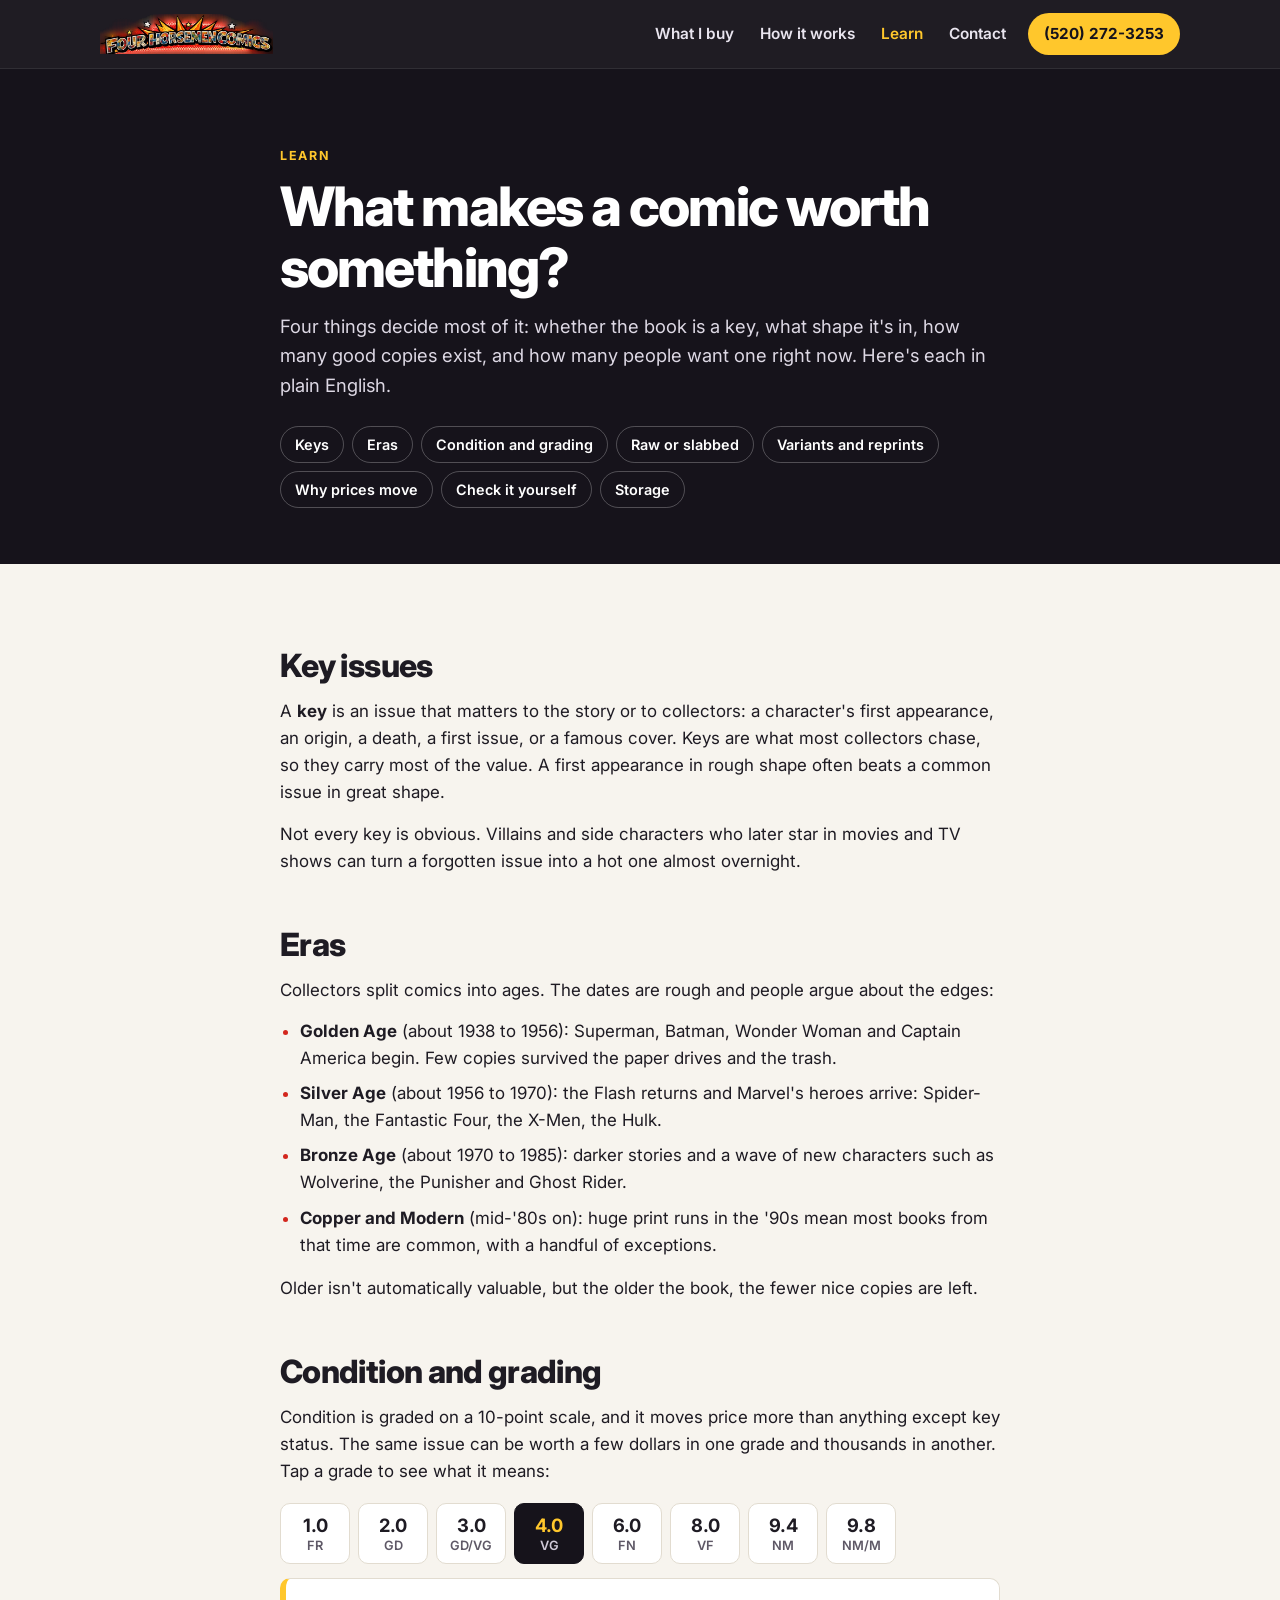
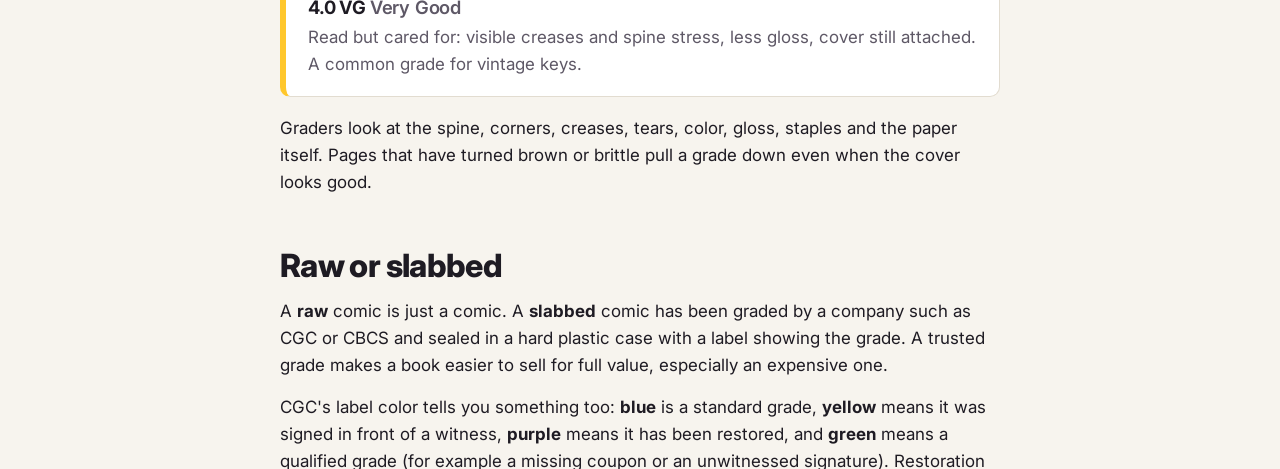
<file: site/prices.html>
<!doctype html><html lang="en"><head><meta charset="utf-8"><title>Moved | Four Horsemen Comics</title><meta http-equiv="refresh" content="0; url=learn.html"><link rel="canonical" href="https://fourhorsemencomics.net/learn.html"></head><body><p>This page moved to <a href="learn.html">What makes a comic worth something?</a></p></body></html>
</file>
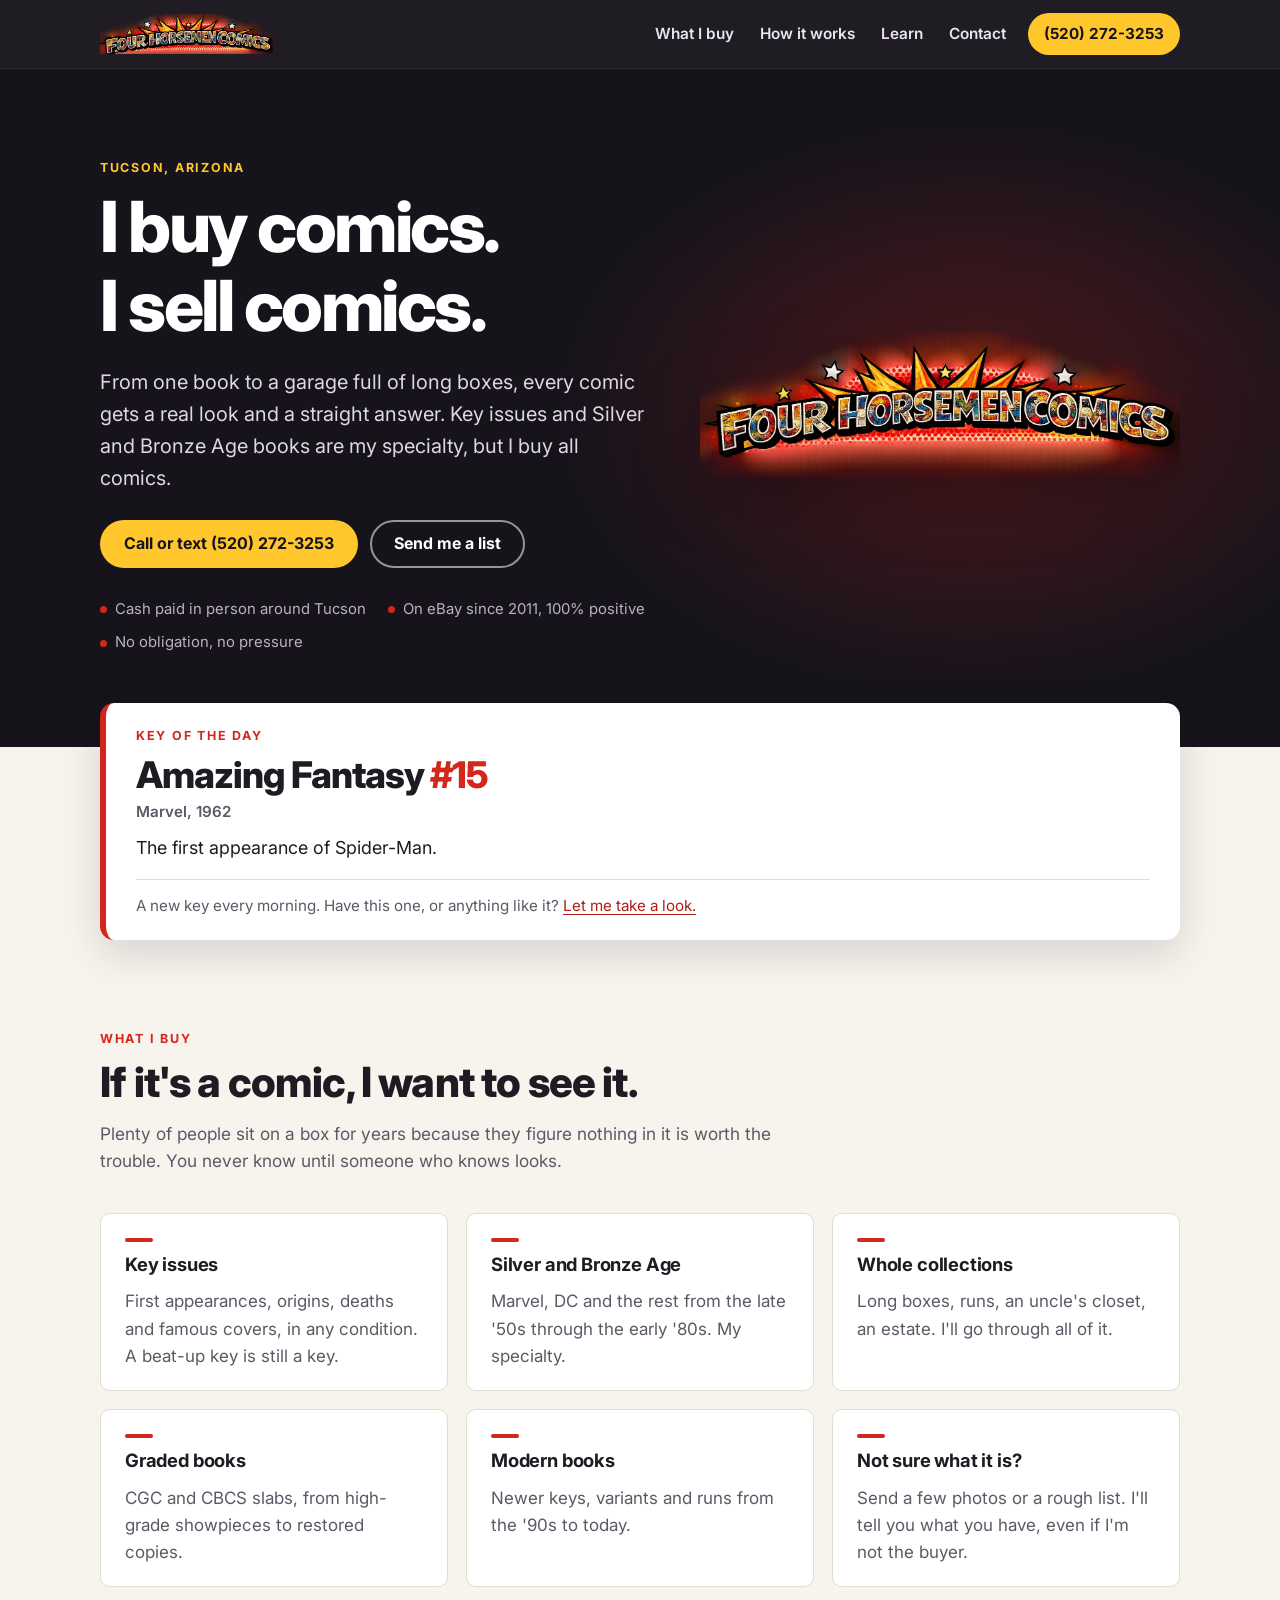
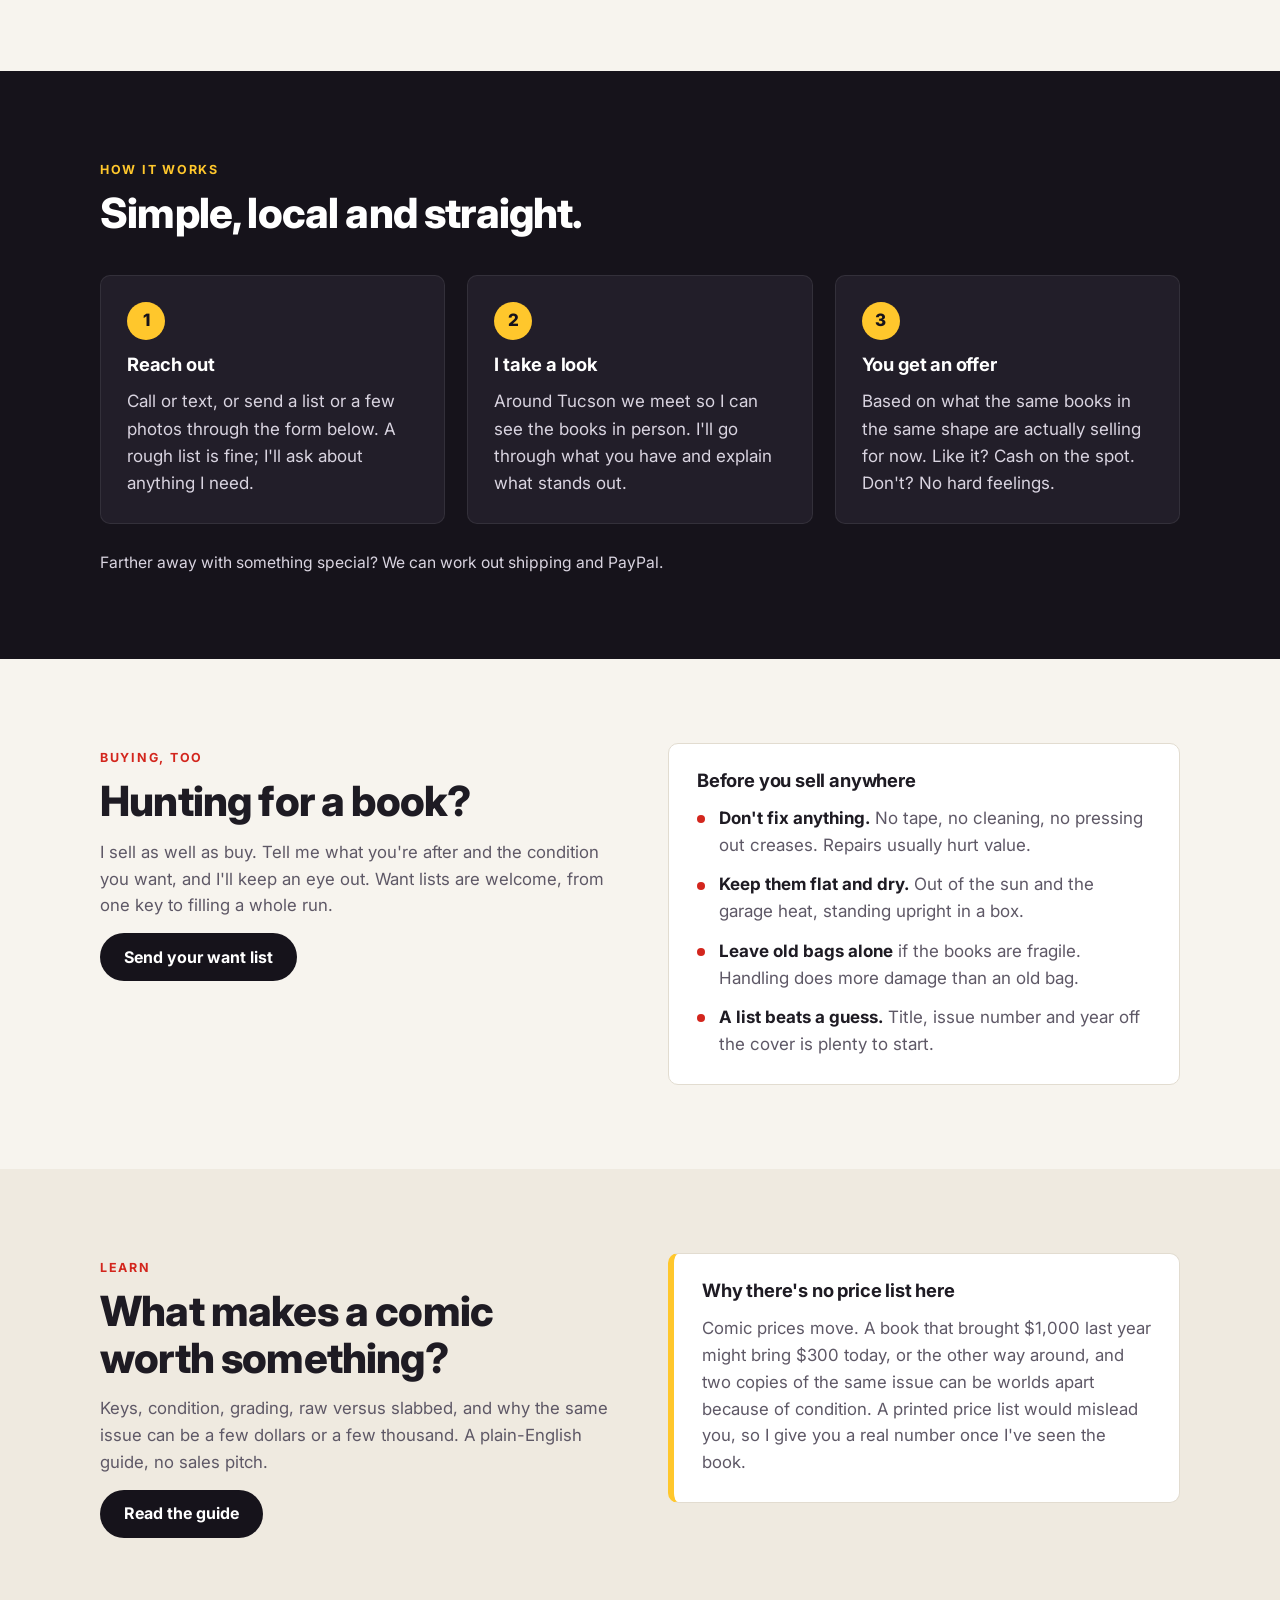
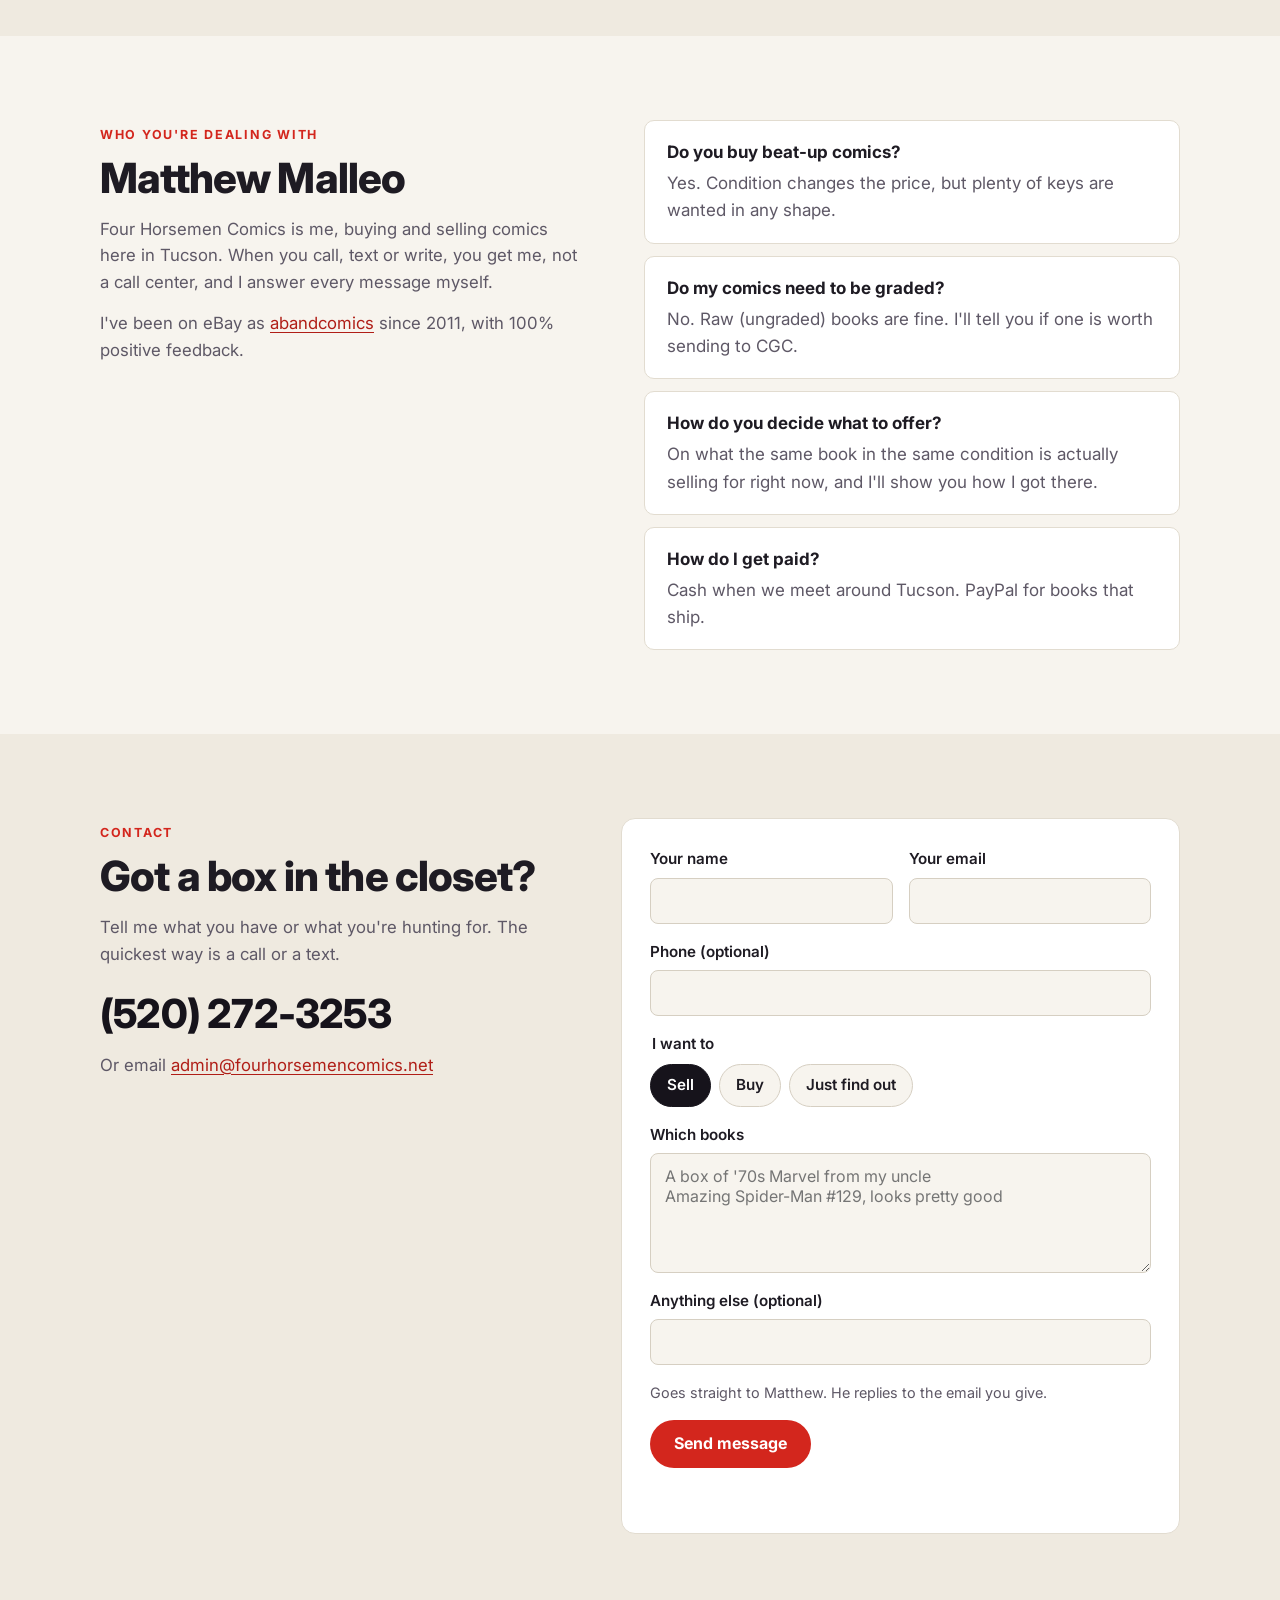
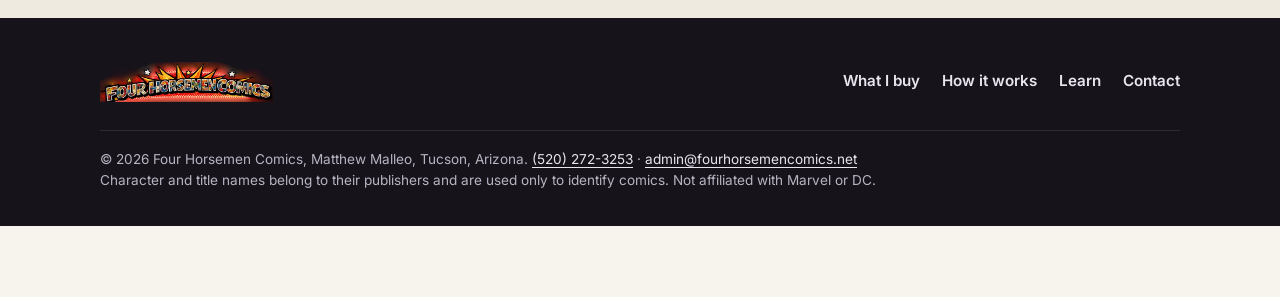
<file: site/sold.html>
<!doctype html><html lang="en"><head><meta charset="utf-8"><title>Moved | Four Horsemen Comics</title><meta http-equiv="refresh" content="0; url=./"><link rel="canonical" href="https://fourhorsemencomics.net/"></head><body><p><a href="./">Go to the front page.</a></p></body></html>
</file>
<file: site/assets/style.css>
/* Four Horsemen Comics, v3: a local dealer's site. Calm type, the logo's red/yellow as accents,
   and the logo itself as the one comic-book touch. */
:root {
  --ink: #16131B;
  --ink-2: #221E29;
  --paper: #F7F4EE;
  --paper-2: #EFEAE0;
  --white: #FFFFFF;
  --text: #1E1B23;
  --muted: #5E5866;
  --muted-on-dark: #B9B3C2;
  --line: #E2DCD0;
  --red: #D3261D;
  --red-dark: #B01E17;
  --yellow: #FFC72C;
  --radius: 10px;
  --wrap: 1120px;
  --font: "Inter Display", "Inter", system-ui, -apple-system, "Segoe UI", Roboto, Arial, sans-serif;
}
*, *::before, *::after { box-sizing: border-box; }
html { scroll-behavior: smooth; -webkit-text-size-adjust: 100%; }
body { margin: 0; background: var(--paper); color: var(--text); font-family: var(--font); font-optical-sizing: auto;
       font-size: 17px; line-height: 1.6; -webkit-font-smoothing: antialiased; }
img { max-width: 100%; display: block; }
a { color: var(--red-dark); text-underline-offset: 3px; }
a:hover { color: var(--red); }
h1, h2, h3 { line-height: 1.12; letter-spacing: -0.02em; margin: 0 0 14px; }
h1 { font-size: clamp(2.6rem, 6vw, 4.4rem); font-weight: 800; letter-spacing: -0.035em; }
h2 { font-size: clamp(1.8rem, 3.6vw, 2.6rem); font-weight: 800; }
h3 { font-size: 1.15rem; font-weight: 700; letter-spacing: -0.01em; }
p { margin: 0 0 14px; }
.wrap { max-width: var(--wrap); margin: 0 auto; padding: 0 20px; }
.narrow { max-width: 760px; }
.skip { position: absolute; left: -9999px; }
.skip:focus { left: 16px; top: 12px; z-index: 50; background: var(--white); padding: 8px 12px; }
.eyebrow { display: inline-block; margin: 0 0 10px; font-size: 0.78rem; font-weight: 700; letter-spacing: 0.14em;
           text-transform: uppercase; color: var(--red); }

/* eyebrows keep their size and color inside any section */
.wrap .eyebrow { font-size: 0.78rem; color: var(--red); }
.hero .wrap .eyebrow, .section.dark .wrap .eyebrow, .page-hero .wrap .eyebrow { color: var(--yellow); }

/* buttons */
.btn { display: inline-flex; align-items: center; justify-content: center; gap: 8px; min-height: 48px; padding: 12px 22px;
       border-radius: 999px; border: 2px solid transparent; font: 700 1rem/1.1 var(--font); text-decoration: none;
       cursor: pointer; transition: transform .12s ease, background .12s ease, color .12s ease; white-space: nowrap; }
.btn:hover { transform: translateY(-1px); }
.btn-yellow { background: var(--yellow); color: var(--ink); }
.btn-yellow:hover { background: #FFD45A; color: var(--ink); }
.btn-ghost { border-color: rgba(255,255,255,.55); color: var(--white); }
.btn-ghost:hover { border-color: var(--white); color: var(--white); }
.btn-dark { background: var(--ink); color: var(--white); }
.btn-dark:hover { background: var(--ink-2); color: var(--white); }
.btn-red { background: var(--red); color: var(--white); }
.btn-red:hover { background: var(--red-dark); color: var(--white); }
.btn[disabled] { opacity: .6; cursor: progress; }
.cta-row { display: flex; flex-wrap: wrap; gap: 12px; margin: 26px 0 0; }

/* header */
.site-header { position: sticky; top: 0; z-index: 20; background: rgba(22,19,27,.96); backdrop-filter: blur(8px);
               border-bottom: 1px solid rgba(255,255,255,.08); }
.bar { display: flex; align-items: center; gap: 22px; min-height: 68px; }
.brand { margin-right: auto; }
.brand img { height: 40px; width: auto; }
.nav { display: flex; gap: 26px; }
.nav a { color: #E9E5EF; text-decoration: none; font-weight: 600; font-size: .96rem; white-space: nowrap; }
.nav a:hover, .nav a[aria-current="page"] { color: var(--yellow); }
.call-pill { color: var(--ink); background: var(--yellow); text-decoration: none; font-weight: 700; padding: 9px 16px;
             border-radius: 999px; white-space: nowrap; font-size: .95rem; }
.call-pill:hover { color: var(--ink); background: #FFD45A; }
.call-pill .short { display: none; }
.menu-btn { display: none; background: transparent; color: var(--white); border: 1px solid rgba(255,255,255,.35);
            border-radius: 999px; padding: 8px 14px; font: 600 .95rem var(--font); cursor: pointer; }

/* hero */
.hero { position: relative; overflow: hidden; background: var(--ink); color: var(--white); padding: 84px 0 92px; }
.hero::after { /* warm glow behind the logo; blends with the logo's own dark halo */
  content: ""; position: absolute; inset: 0; pointer-events: none;
  background: radial-gradient(ellipse 46% 60% at 76% 50%, rgba(211,38,29,.30), transparent 70%); }
.hero-grid { position: relative; z-index: 1; display: grid; grid-template-columns: 1.15fr 1fr; gap: 48px; align-items: center; }
.hero .eyebrow { color: var(--yellow); }
.hero h1 { color: var(--white); margin-bottom: 20px; }
.hero .lede { font-size: clamp(1.08rem, 1.6vw, 1.25rem); color: #DDD8E4; max-width: 34em; }
.trust { list-style: none; margin: 30px 0 0; padding: 0; display: flex; flex-wrap: wrap; gap: 10px 22px; color: var(--muted-on-dark); font-size: .93rem; }
.trust li { display: flex; align-items: center; gap: 8px; }
.trust li::before { content: ""; width: 7px; height: 7px; border-radius: 50%; background: var(--red); flex: none; }
.hero-mark img { width: 100%; height: auto; filter: drop-shadow(0 18px 40px rgba(0,0,0,.45)); }

/* sections */
.section { padding: 84px 0; }
.section.alt { background: var(--paper-2); }
.section.dark { background: var(--ink); color: var(--white); }
.section.dark .eyebrow { color: var(--yellow); }
.section.dark p { color: #D9D4E0; }
.section-head { max-width: 680px; margin-bottom: 38px; }
.section-head p { color: var(--muted); font-size: 1.08rem; }
.section.dark .section-head p { color: var(--muted-on-dark); }
.split { display: grid; grid-template-columns: 1fr 1fr; gap: 56px; align-items: start; }
.split > div > p { color: var(--muted); font-size: 1.05rem; }

/* key of the day */
.kotd-section { padding: 0; margin-top: -44px; position: relative; z-index: 2; }
.kotd { background: var(--white); border-radius: 14px; box-shadow: 0 14px 40px rgba(22,19,27,.14); border-left: 6px solid var(--red);
        padding: 26px 30px 22px; }
.kotd-head { display: flex; align-items: baseline; justify-content: space-between; gap: 12px; flex-wrap: wrap; }
.kotd-head .eyebrow { margin: 0; }
.kotd-date { color: var(--muted); font-size: .9rem; }
.kotd-body { margin: 12px 0 10px; }
.kotd-title { font-size: clamp(1.6rem, 3.4vw, 2.3rem); font-weight: 800; letter-spacing: -0.025em; line-height: 1.1; margin: 0 0 4px; }
.kotd-title span { color: var(--red); }
.kotd-meta { color: var(--muted); font-weight: 600; font-size: .95rem; margin: 0 0 10px; }
.kotd-why { font-size: 1.12rem; margin: 0; max-width: 46em; }
.kotd-foot { margin: 16px 0 0; padding-top: 14px; border-top: 1px solid var(--line); color: var(--muted); font-size: .95rem; }

/* cards */
.cards { display: grid; grid-template-columns: repeat(3, 1fr); gap: 18px; }
.card { background: var(--white); border: 1px solid var(--line); border-radius: var(--radius); padding: 24px 24px 20px; }
.card h3 { position: relative; padding-top: 16px; }
.card h3::before { content: ""; position: absolute; top: 0; left: 0; width: 28px; height: 4px; border-radius: 2px; background: var(--red); }
.card p { color: var(--muted); margin: 0; }

/* steps */
.steps { list-style: none; margin: 0; padding: 0; display: grid; grid-template-columns: repeat(3, 1fr); gap: 22px; }
.steps li { background: var(--ink-2); border: 1px solid rgba(255,255,255,.08); border-radius: var(--radius); padding: 26px; }
.steps .num { display: inline-flex; align-items: center; justify-content: center; width: 38px; height: 38px; border-radius: 50%;
              background: var(--yellow); color: var(--ink); font-weight: 800; margin-bottom: 14px; }
.steps p { margin: 0; }
.aside { margin: 26px 0 0; font-size: .98rem; }

/* tips and notes */
.tips, .note { background: var(--white); border: 1px solid var(--line); border-radius: var(--radius); padding: 26px 28px; }
.tips ul { margin: 0; padding: 0; list-style: none; display: grid; gap: 12px; }
.tips li { padding-left: 22px; position: relative; color: var(--muted); }
.tips li::before { content: ""; position: absolute; left: 0; top: .62em; width: 8px; height: 8px; border-radius: 50%; background: var(--red); }
.tips strong { color: var(--text); }
.note { border-left: 6px solid var(--yellow); }
.note p { color: var(--muted); margin: 0; }

/* about + faq */
.about { display: grid; grid-template-columns: 1fr 1.1fr; gap: 56px; align-items: start; }
.about > div > p { color: var(--muted); font-size: 1.05rem; }
.faq { margin: 0; display: grid; gap: 12px; }
.faq div { background: var(--white); border: 1px solid var(--line); border-radius: var(--radius); padding: 18px 22px; }
.faq dt { font-weight: 700; margin-bottom: 4px; }
.faq dd { margin: 0; color: var(--muted); }

/* contact */
.contact { display: grid; grid-template-columns: 1fr 1.2fr; gap: 56px; align-items: start; }
.contact > div > p { color: var(--muted); font-size: 1.05rem; }
.contact .big-phone { font-size: clamp(1.9rem, 3.6vw, 2.5rem); font-weight: 800; letter-spacing: -0.02em; margin: 10px 0 6px; }
.contact .big-phone a { color: var(--ink); text-decoration: none; }
.contact .big-phone a:hover { color: var(--red); }
.mail-line a { word-break: break-all; }
.form { background: var(--white); border: 1px solid var(--line); border-radius: 14px; padding: 28px; display: grid; gap: 16px; }
.form .row { display: grid; grid-template-columns: 1fr 1fr; gap: 16px; }
.form label { display: grid; gap: 6px; font-weight: 600; font-size: .95rem; }
.form input, .form textarea { font: 400 1rem var(--font); color: var(--text); background: var(--paper); border: 1px solid #D6CFC2;
                              border-radius: 8px; padding: 12px 14px; width: 100%; }
.form textarea { min-height: 120px; resize: vertical; }
.form input:focus, .form textarea:focus { outline: 2px solid var(--yellow); outline-offset: 1px; border-color: var(--ink); }
.form fieldset { border: 0; margin: 0; padding: 0; display: flex; flex-wrap: wrap; gap: 8px; align-items: center; }
.form legend { font-weight: 600; font-size: .95rem; margin-bottom: 8px; width: 100%; }
.chip { display: inline-flex; position: relative; }
.chip input { position: absolute; opacity: 0; width: 1px; height: 1px; }
.chip span { padding: 8px 16px; border: 1px solid #D6CFC2; border-radius: 999px; cursor: pointer; font-weight: 600; background: var(--paper); }
.chip input:checked + span { background: var(--ink); color: var(--white); border-color: var(--ink); }
.chip input:focus-visible + span { outline: 2px solid var(--yellow); }
.form .hp { position: absolute; left: -10000px; width: 1px; height: 1px; overflow: hidden; }
.hint { color: var(--muted); font-size: .9rem; margin: 0; }
.form-status { margin: 0; font-weight: 600; min-height: 1.2em; }
.form-status.ok { color: #1E7B34; }
.form-status.err { color: var(--red-dark); }

/* learn page */
.page-hero { background: var(--ink); color: var(--white); padding: 72px 0 56px; }
.page-hero .eyebrow { color: var(--yellow); }
.page-hero h1 { font-size: clamp(2.2rem, 5vw, 3.4rem); color: var(--white); }
.page-hero .lede { color: #DDD8E4; font-size: 1.15rem; }
.toc { display: flex; flex-wrap: wrap; gap: 8px; margin-top: 26px; }
.toc a { color: var(--white); text-decoration: none; border: 1px solid rgba(255,255,255,.25); border-radius: 999px; padding: 6px 14px; font-size: .9rem; font-weight: 600; }
.toc a:hover { border-color: var(--yellow); color: var(--yellow); }
.prose h2 { font-size: clamp(1.5rem, 3vw, 2rem); margin-top: 52px; scroll-margin-top: 90px; }
.prose h2:first-child { margin-top: 0; }
.prose p, .prose li { font-size: 1.06rem; }
.prose ul { padding-left: 1.2em; margin: 0 0 16px; }
.prose li { margin-bottom: 8px; }
.prose li::marker { color: var(--red); }
.scale { display: flex; flex-wrap: wrap; gap: 8px; margin: 18px 0 14px; }
.scale button { display: grid; gap: 2px; min-width: 70px; padding: 10px 12px; border-radius: 10px; border: 1px solid var(--line);
                background: var(--white); font: 600 .8rem var(--font); color: var(--muted); cursor: pointer; text-align: center; }
.scale button b { font-size: 1.15rem; color: var(--text); }
.scale button[aria-pressed="true"] { background: var(--ink); border-color: var(--ink); color: #CFC9D7; }
.scale button[aria-pressed="true"] b { color: var(--yellow); }
.grade-detail { background: var(--white); border: 1px solid var(--line); border-left: 6px solid var(--yellow); border-radius: var(--radius); padding: 18px 22px; margin-bottom: 18px; }
.grade-detail h3 { margin-bottom: 6px; }
.grade-detail h3 span { color: var(--muted); font-weight: 600; }
.grade-detail p { margin: 0; color: var(--muted); }
.cta-box { margin-top: 56px; background: var(--ink); color: var(--white); border-radius: 14px; padding: 34px; }
.cta-box h2 { margin-top: 0; color: var(--white); }
.cta-box p { color: #D9D4E0; }

/* footer */
.site-footer { background: var(--ink); color: var(--muted-on-dark); padding: 44px 0 34px; }
.foot { display: grid; grid-template-columns: auto 1fr; gap: 18px 40px; align-items: center; }
.foot nav { display: flex; flex-wrap: wrap; gap: 22px; justify-content: flex-end; }
.foot nav a { color: #E9E5EF; text-decoration: none; font-weight: 600; font-size: .95rem; }
.foot nav a:hover { color: var(--yellow); }
.fine { grid-column: 1 / -1; font-size: .85rem; margin: 10px 0 0; padding-top: 18px; border-top: 1px solid rgba(255,255,255,.1); }
.fine a { color: #E9E5EF; }

/* 404 */
.not-found { padding: 120px 0; text-align: center; }

/* responsive */
@media (max-width: 960px) { .hero::after { background: radial-gradient(ellipse 80% 40% at 50% 18%, rgba(211,38,29,.28), transparent 70%); } }
@media (max-width: 960px) {
  .hero-grid, .split, .about, .contact { grid-template-columns: 1fr; gap: 36px; }
  .hero-mark { order: -1; max-width: 460px; }
  .cards { grid-template-columns: 1fr 1fr; }
  .steps { grid-template-columns: 1fr; }
}
@media (max-width: 820px) {
  .menu-btn { display: inline-block; }
  .nav { display: none; position: absolute; left: 0; right: 0; top: 100%; background: var(--ink); flex-direction: column; gap: 0;
         padding: 8px 20px 18px; border-bottom: 1px solid rgba(255,255,255,.1); }
  .nav.open { display: flex; }
  .nav a { padding: 12px 0; border-bottom: 1px solid rgba(255,255,255,.07); }
  .bar { gap: 10px; }
  .brand img { height: 34px; }
  .call-pill .long { display: none; }
  .call-pill .short { display: inline; }
}
@media (max-width: 600px) {
  body { font-size: 16px; }
  .section { padding: 60px 0; }
  .hero { padding: 48px 0 76px; }
  .cards { grid-template-columns: 1fr; }
  .form { padding: 20px; }
  .form .row { grid-template-columns: 1fr; }
  .kotd { padding: 22px 20px 18px; }
  .foot { grid-template-columns: 1fr; }
  .foot nav { justify-content: flex-start; }
  .btn { width: 100%; }
  .cta-row { flex-direction: column; }
}
@media (prefers-reduced-motion: reduce) { html { scroll-behavior: auto; } .btn { transition: none; } }
</file>
